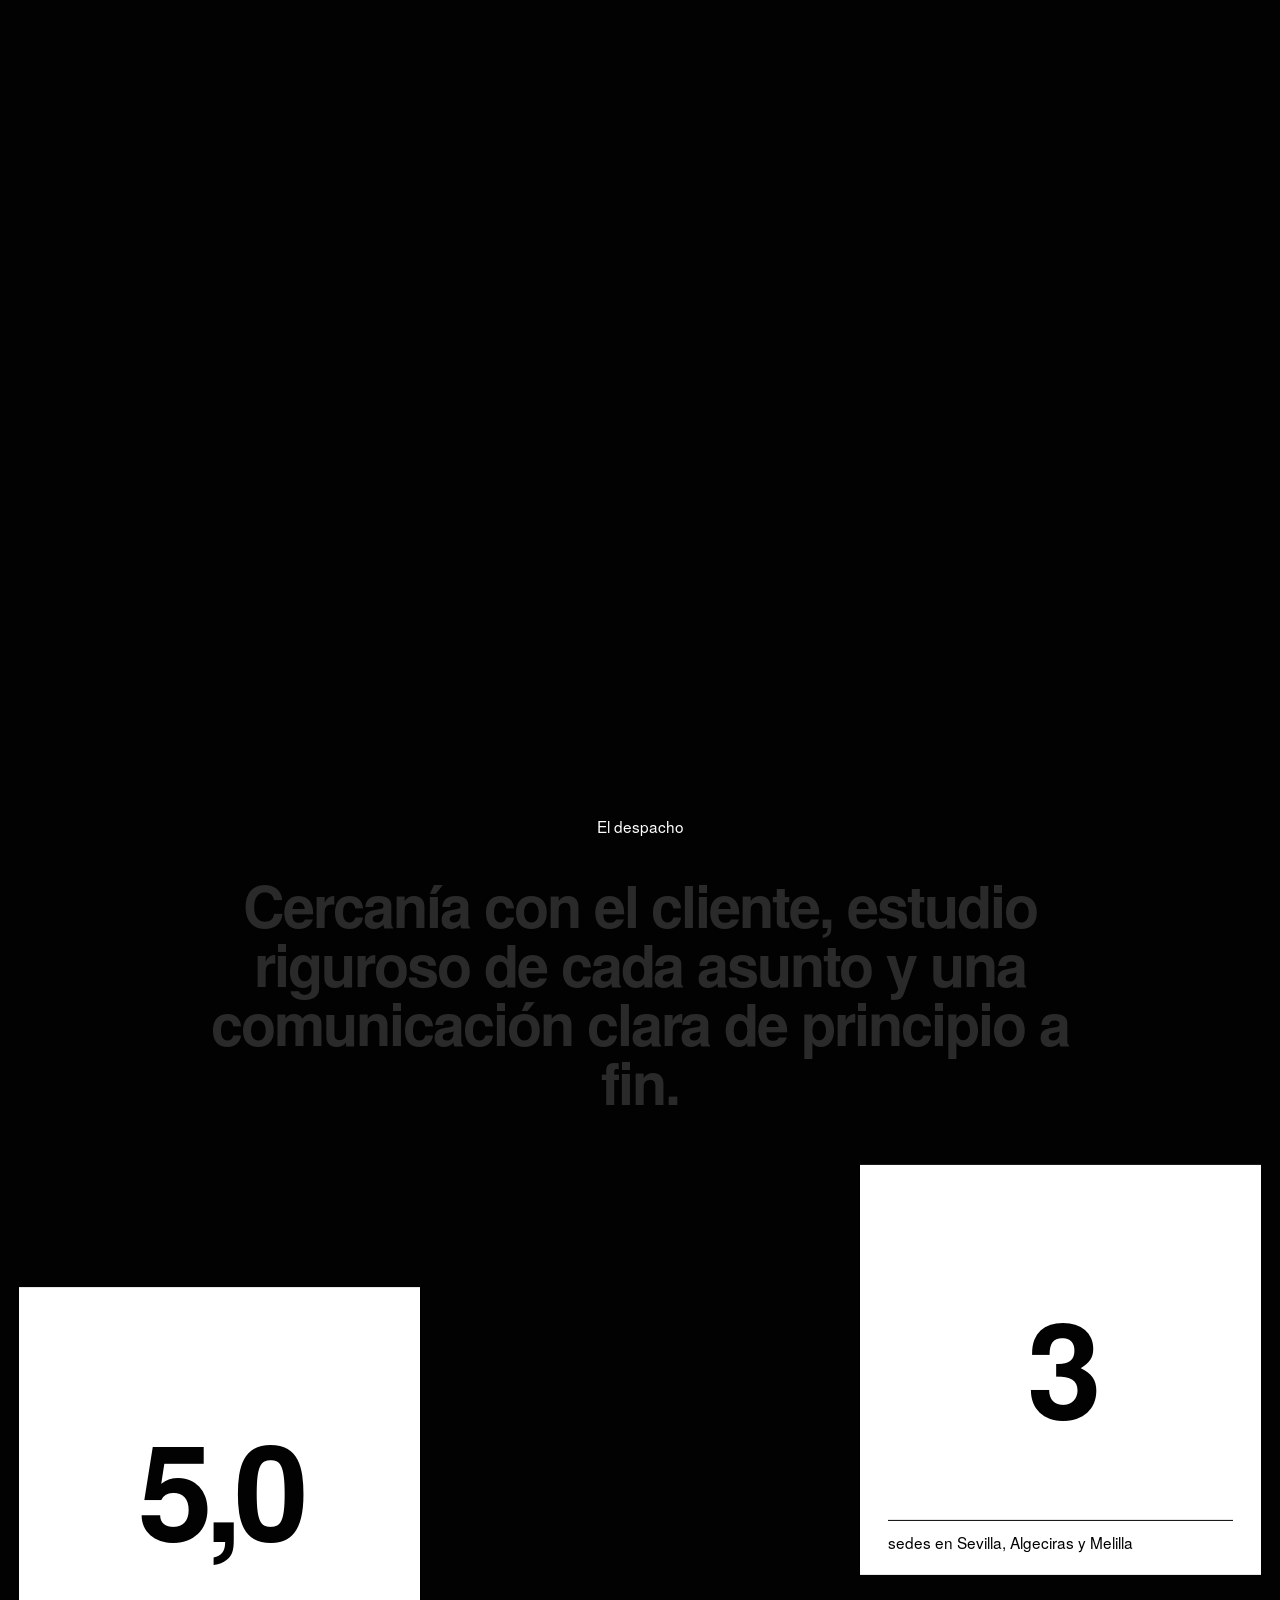
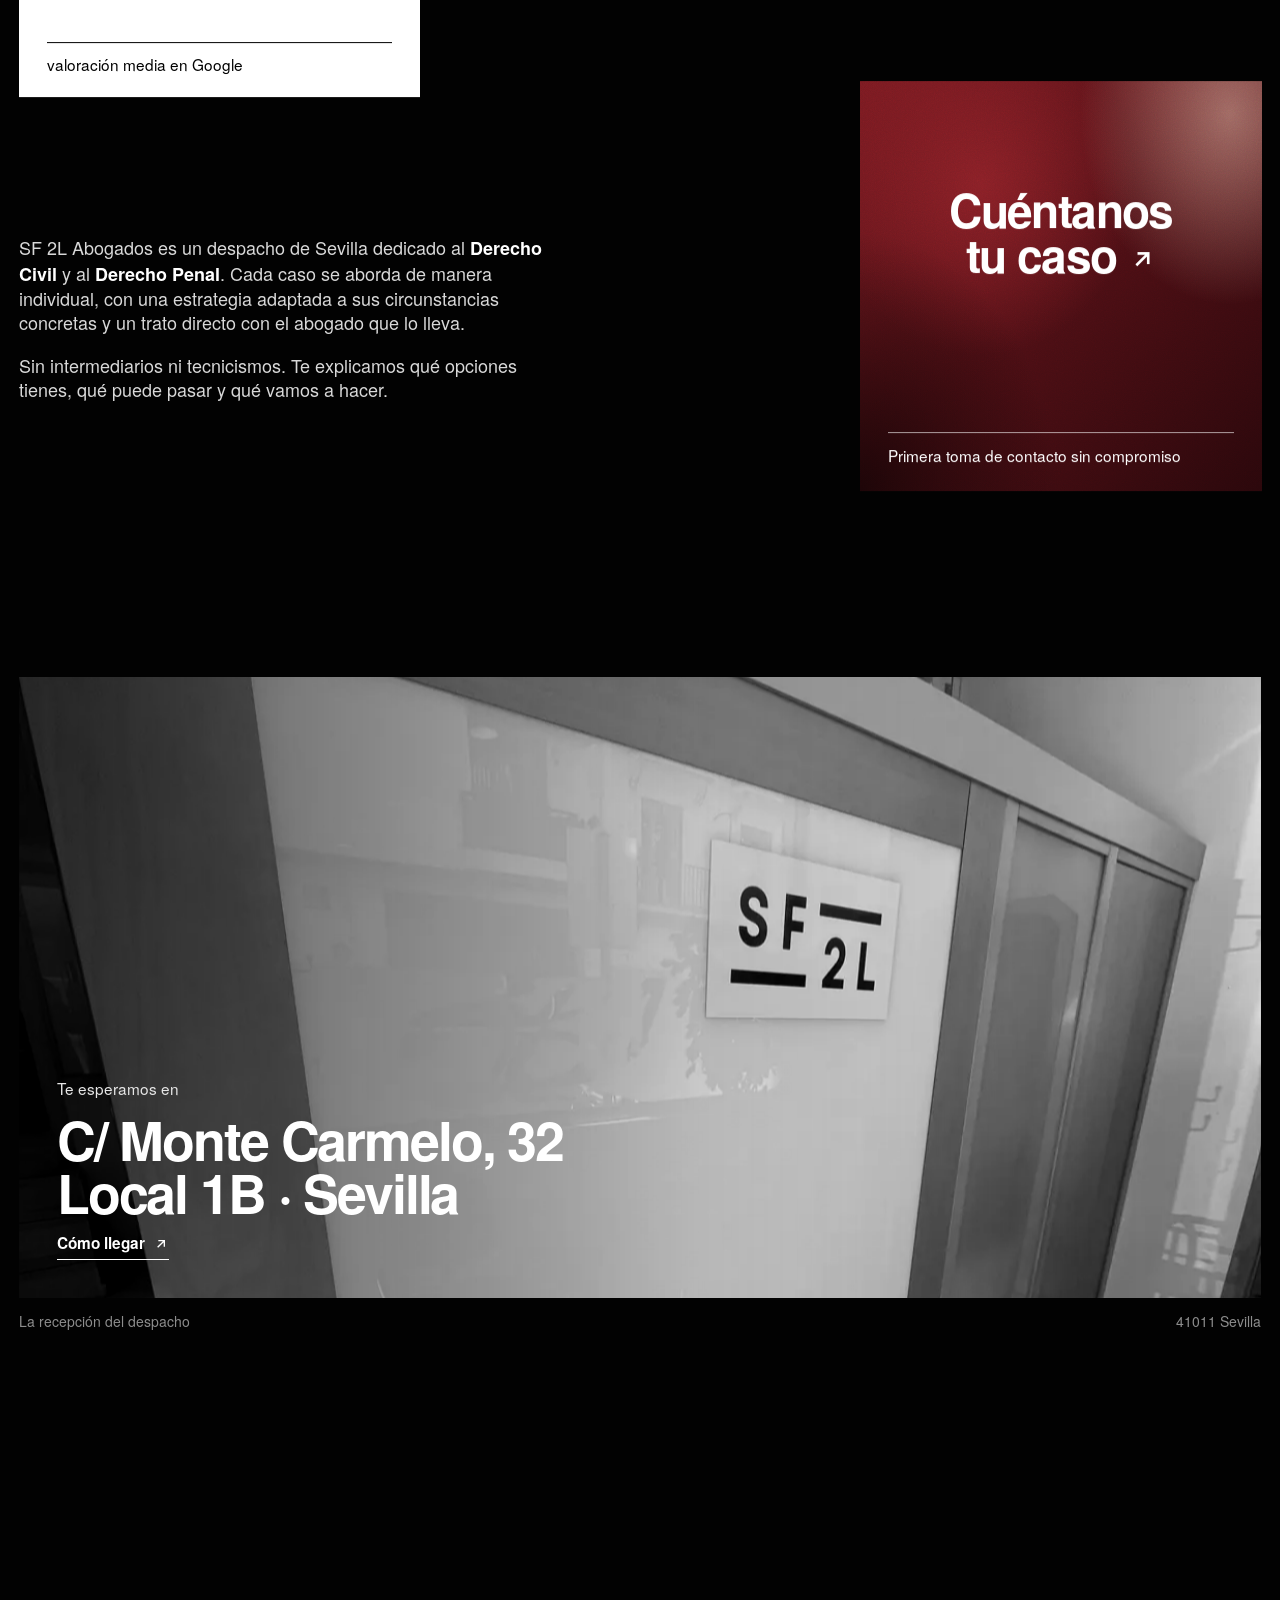
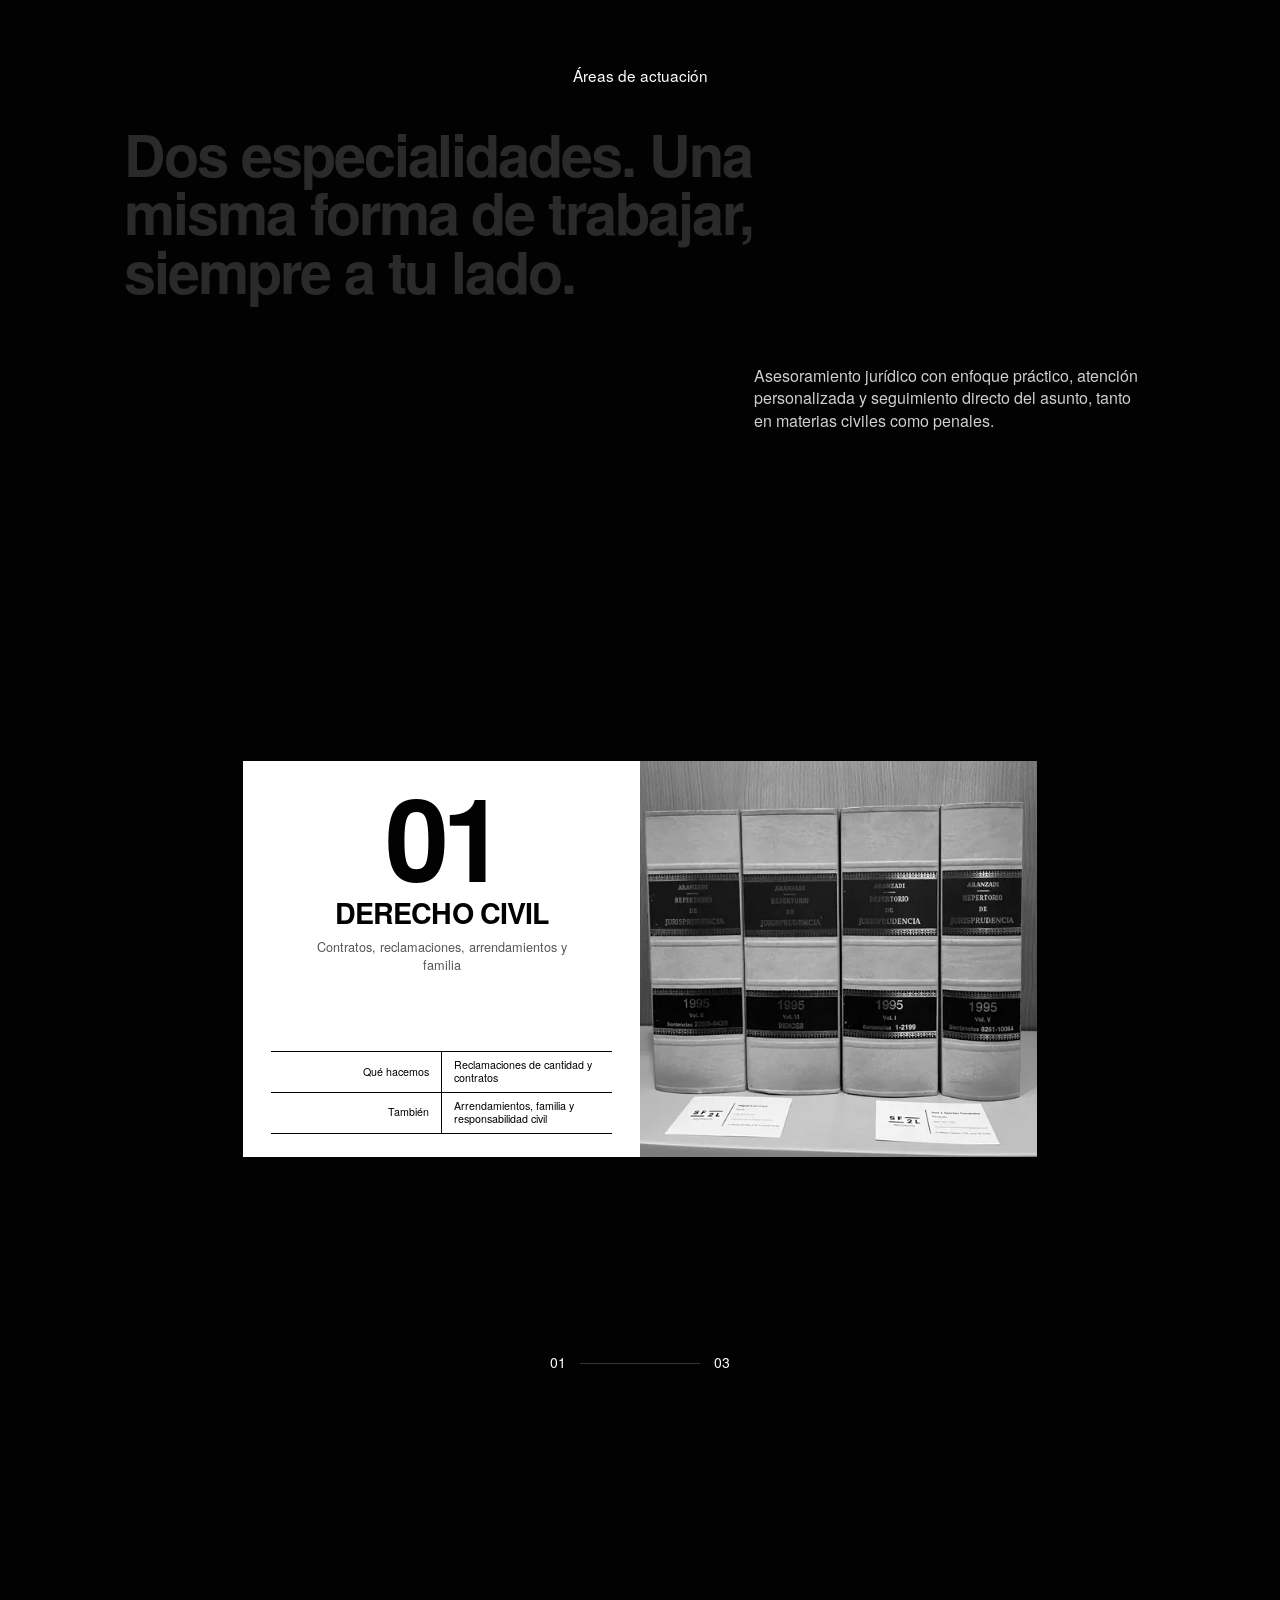
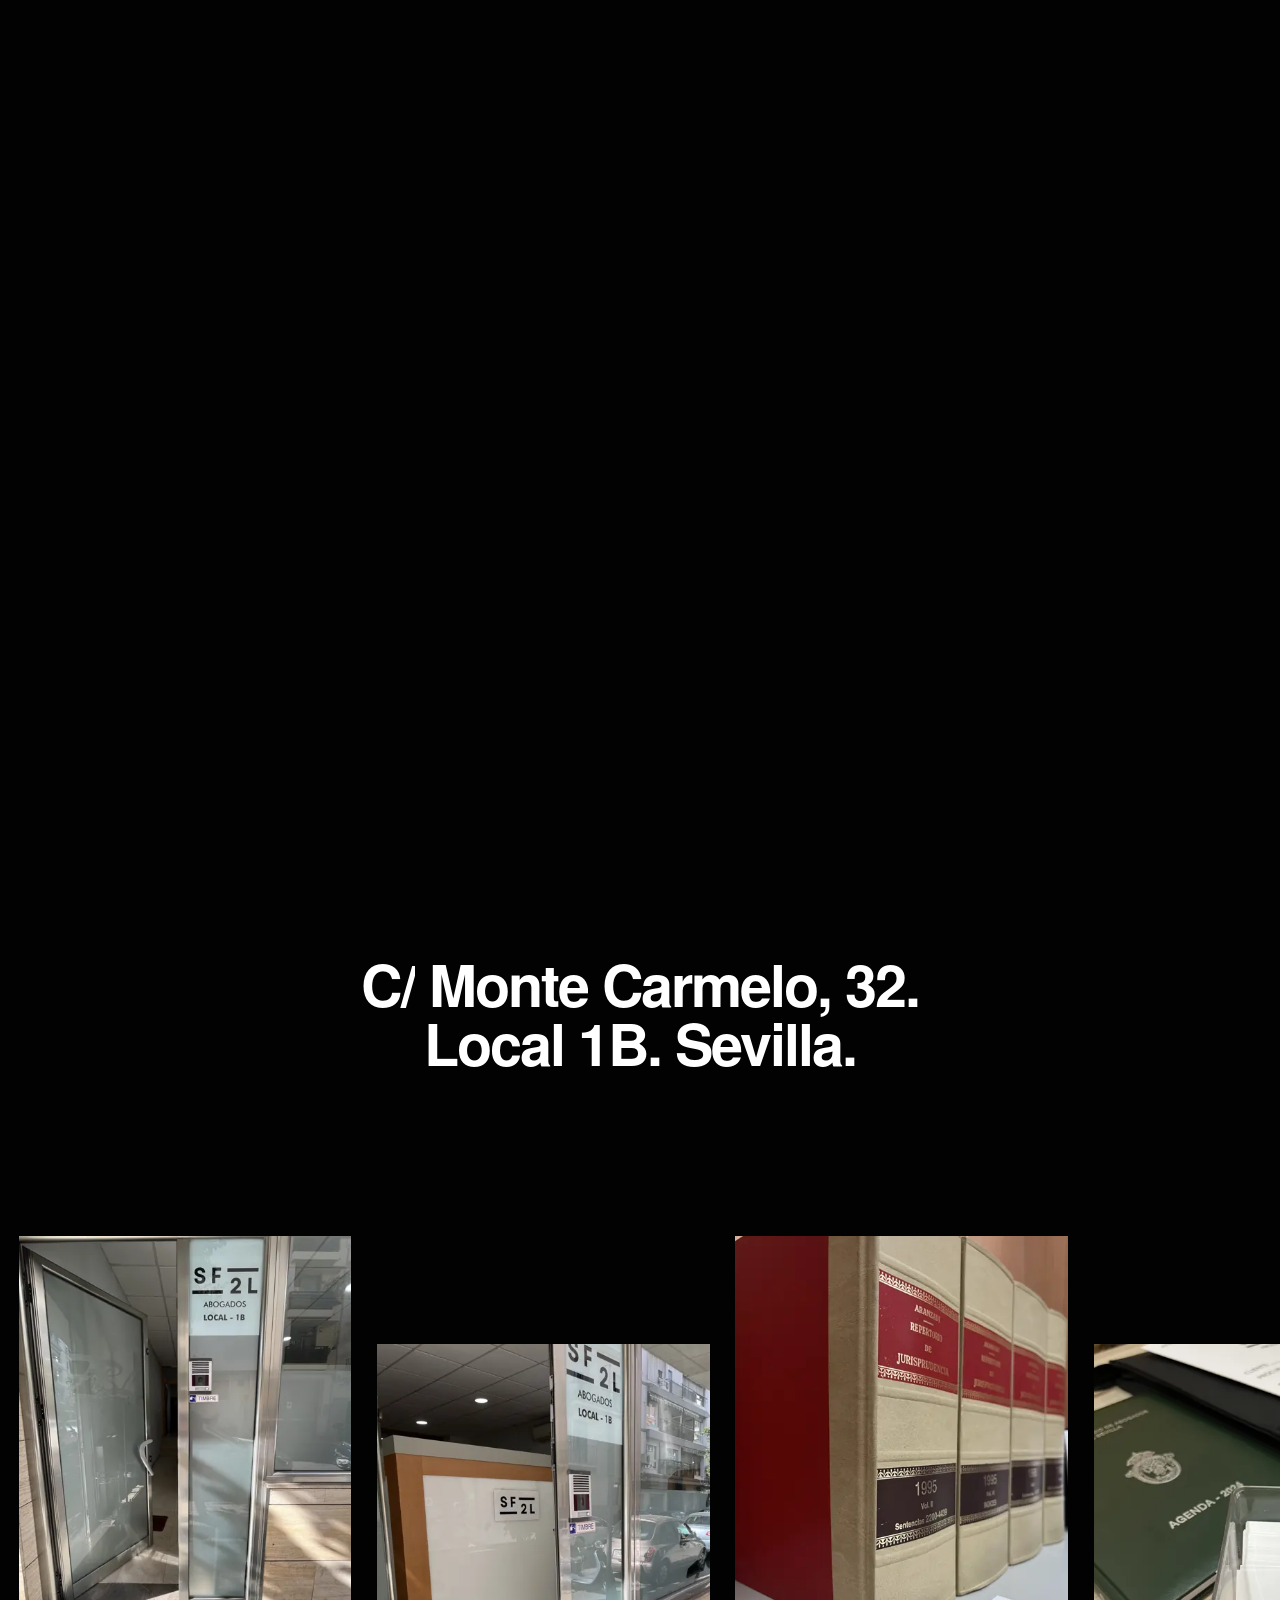
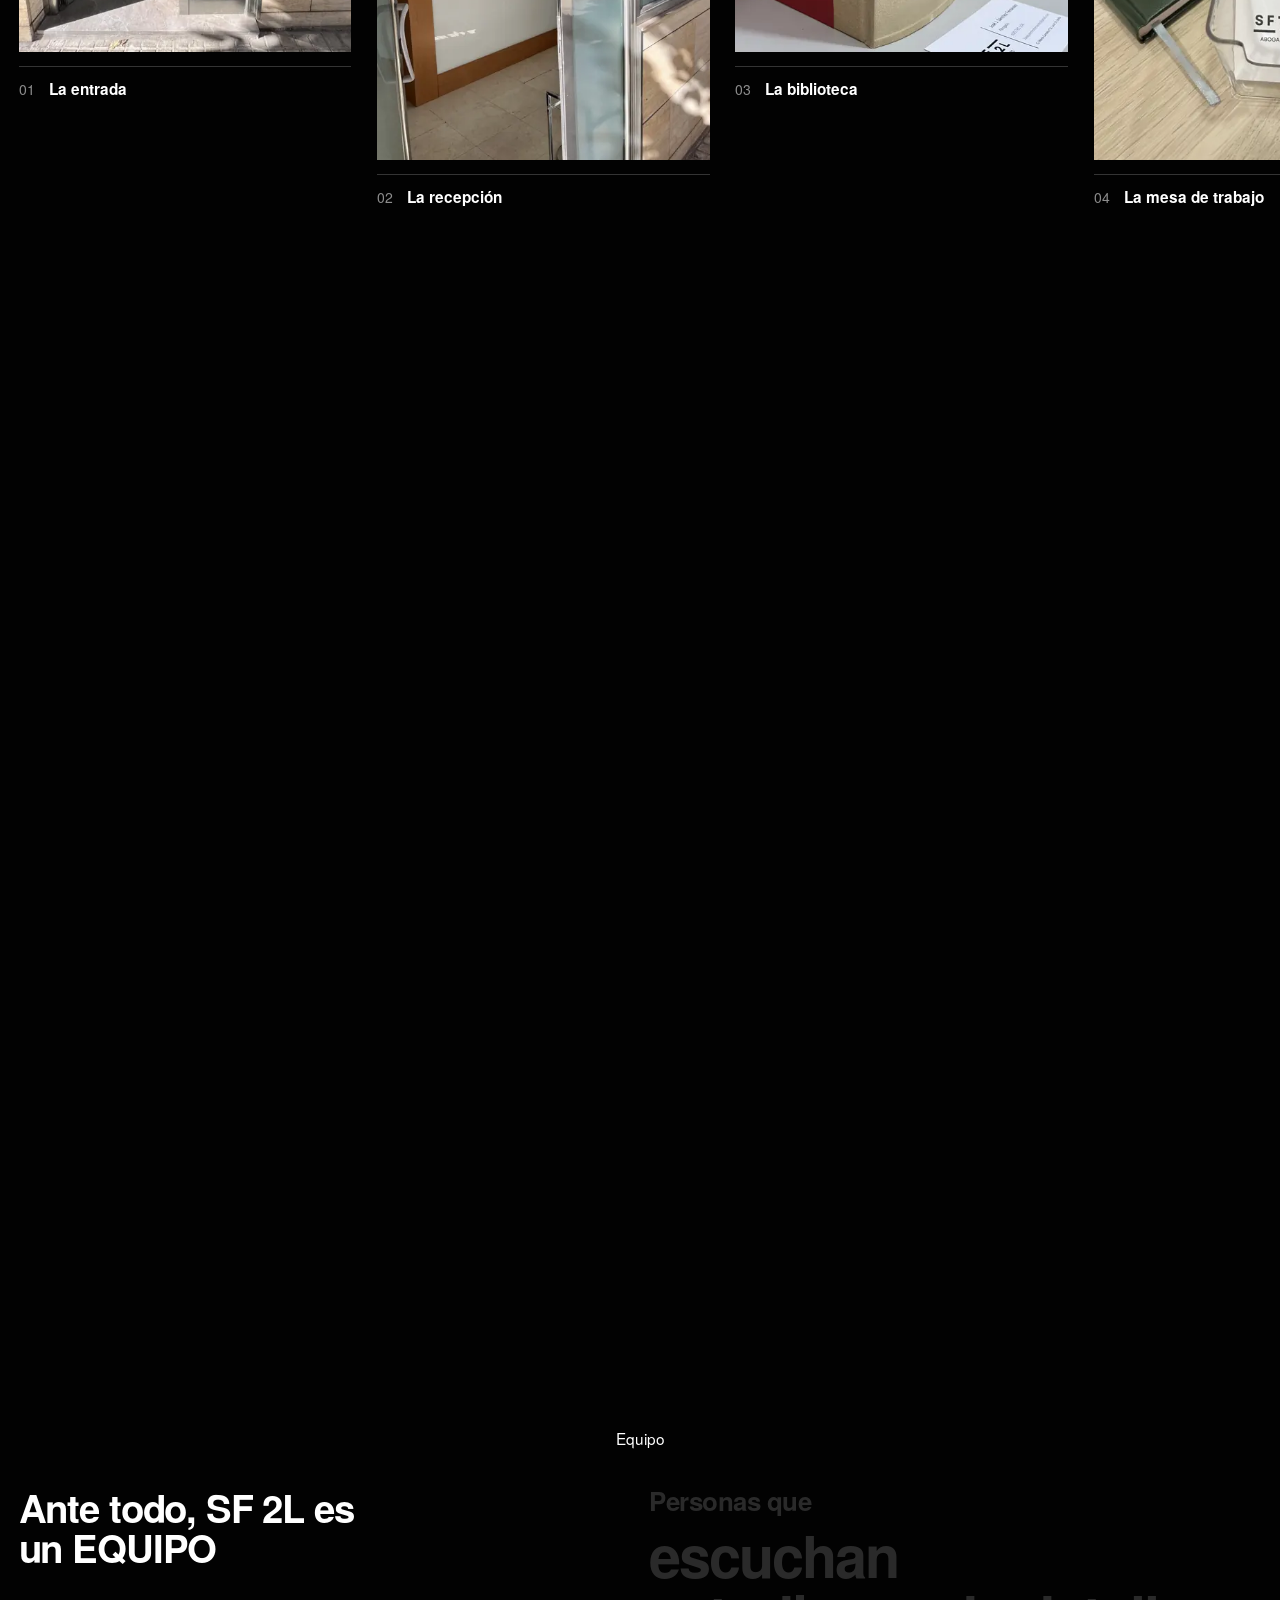
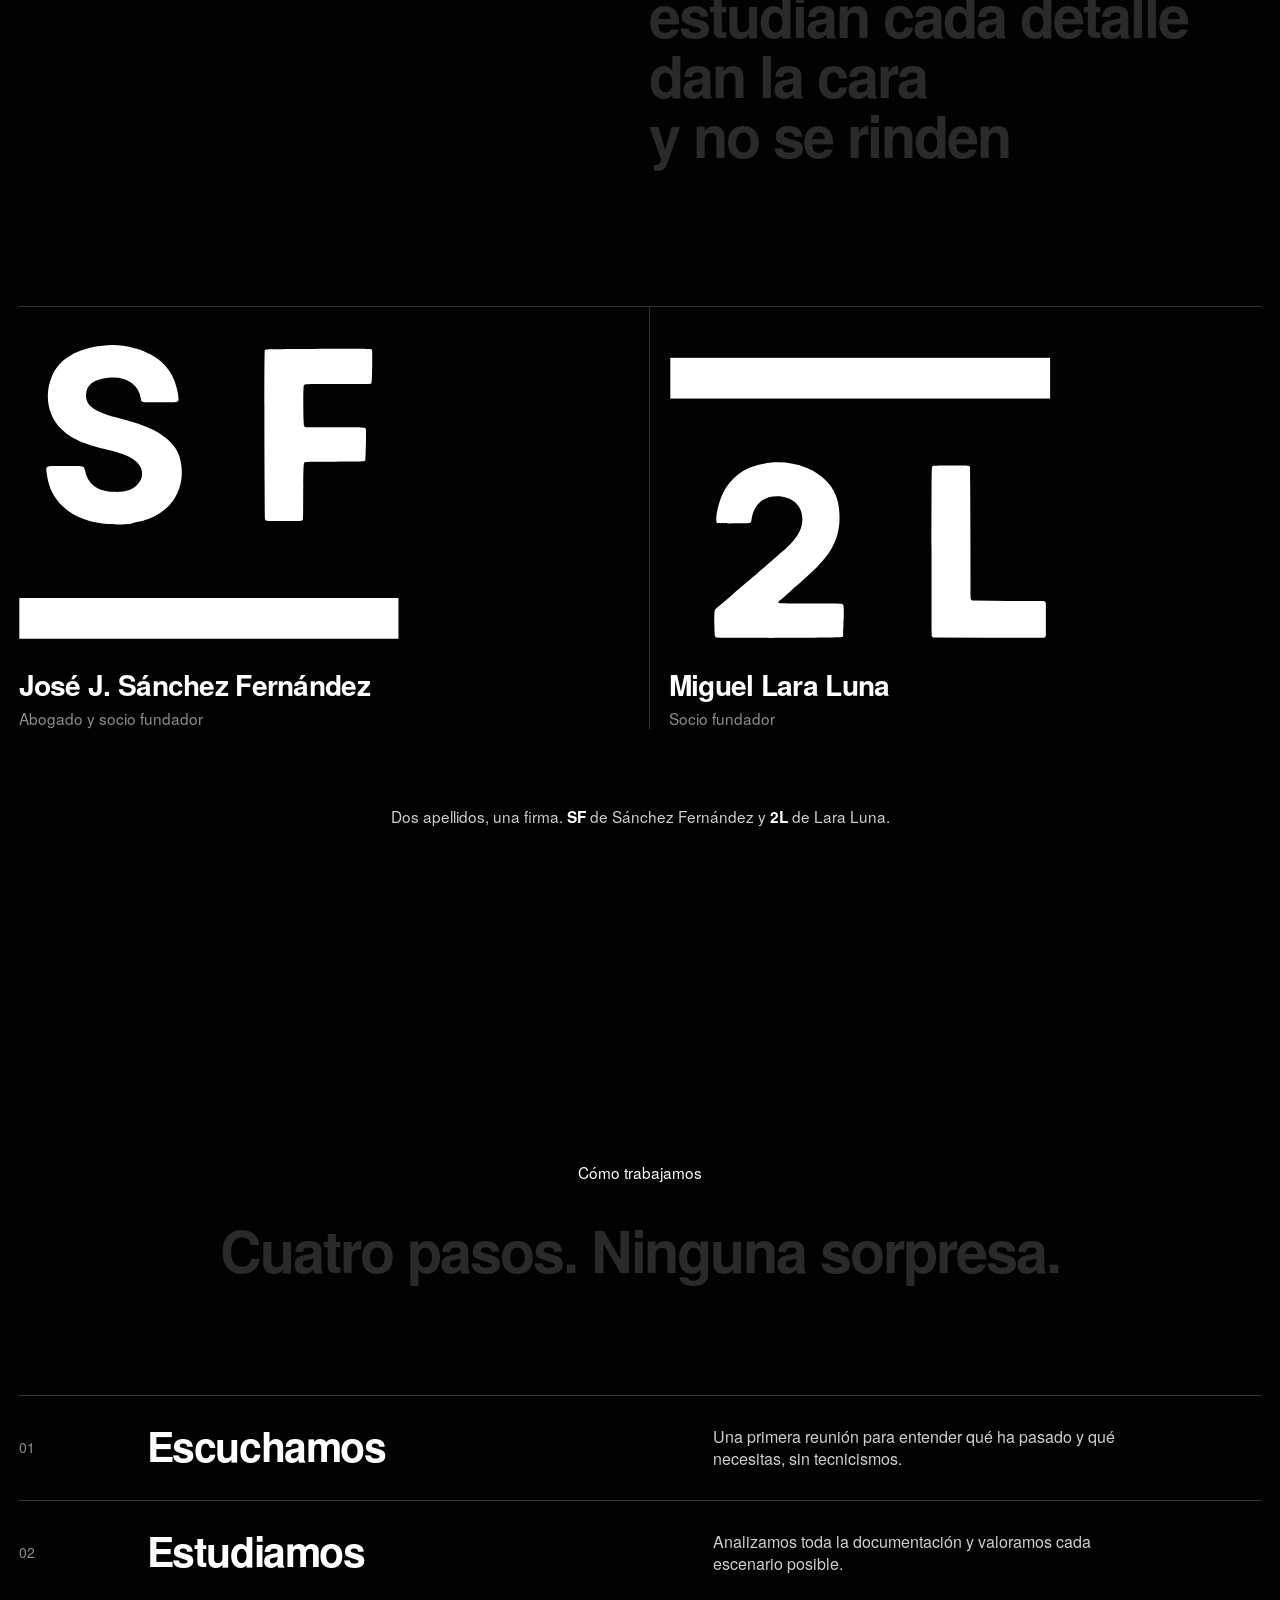
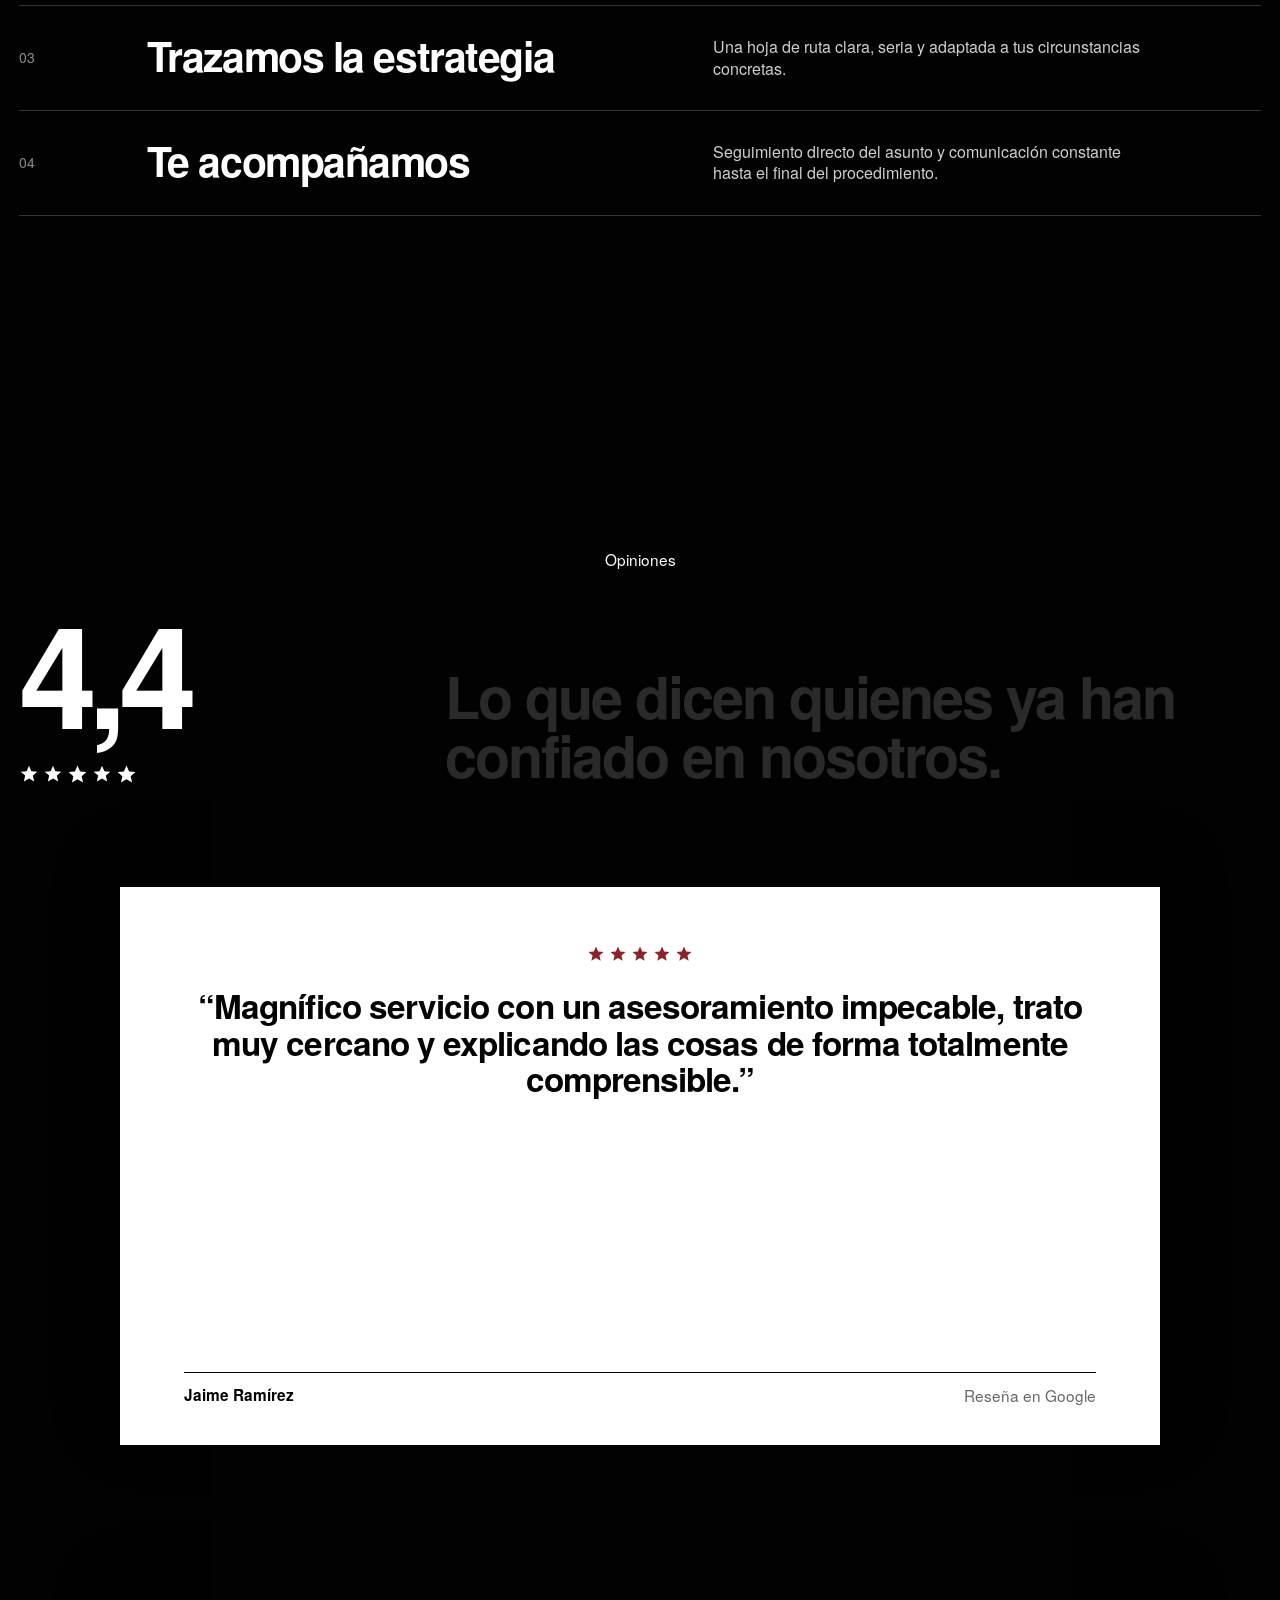
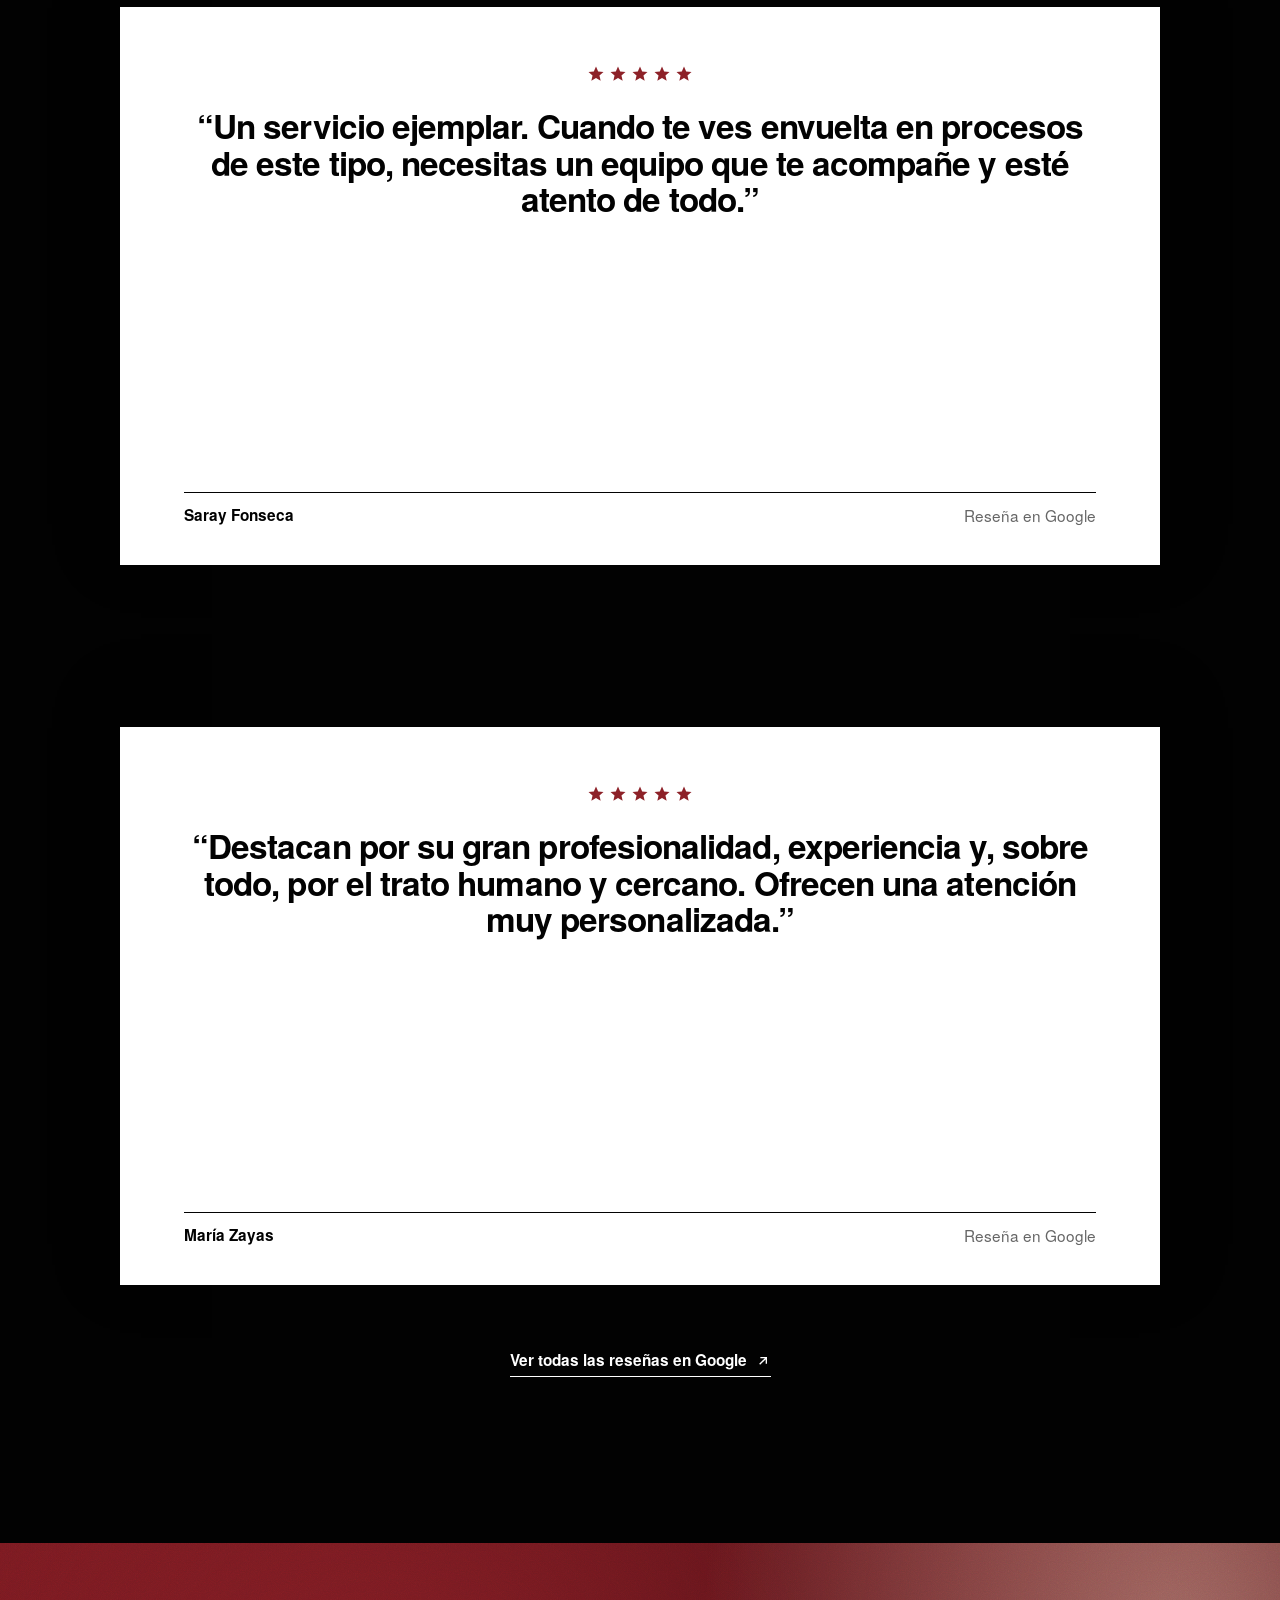
<file: index.html>
<!doctype html>
<html lang="es">
<head>
<meta charset="utf-8">
<meta name="viewport" content="width=device-width, initial-scale=1, viewport-fit=cover">
<title>SF 2L Abogados · Despacho de abogados en Sevilla · Derecho Civil y Penal</title>
<meta name="description" content="Despacho de abogados en Sevilla especializado en Derecho Civil y Derecho Penal. Trato cercano, estudio riguroso de cada asunto y una estrategia pensada para tu caso. C/ Monte Carmelo, 32, Local 1B.">
<meta name="theme-color" content="#020202">
<meta property="og:type" content="website">
<meta property="og:locale" content="es_ES">
<meta property="og:site_name" content="SF 2L Abogados">
<meta property="og:title" content="SF 2L Abogados · Derecho Civil y Penal en Sevilla">
<meta property="og:description" content="Trato cercano, estudio riguroso de cada asunto y una estrategia pensada para tu caso.">
<meta property="og:image" content="assets/og-sf2l-abogados.jpg">
<meta name="twitter:card" content="summary_large_image">
<link rel="icon" href="favicon.ico" sizes="any">
<link rel="icon" type="image/png" sizes="64x64" href="assets/favicon-64.png">
<link rel="apple-touch-icon" href="assets/apple-touch-icon.png">
<link rel="manifest" href="site.webmanifest">
<link rel="preload" href="assets/fonts/heros-bold.woff2" as="font" type="font/woff2" crossorigin>
<link rel="preload" href="assets/fonts/heros-regular.woff2" as="font" type="font/woff2" crossorigin>
<link rel="preload" as="image" href="assets/img/recepcion-despacho-h-1800.webp" media="(min-width: 761px)">
<link rel="preload" as="image" href="assets/img/recepcion-despacho-m-800.webp" media="(max-width: 760px)">
<link rel="stylesheet" href="style.css?v=32">
<script>document.documentElement.classList.add('js');if(matchMedia('(prefers-reduced-motion: reduce)').matches)document.documentElement.classList.add('intro-seen')</script>
<script type="application/ld+json">
{
  "@context": "https://schema.org",
  "@type": "LegalService",
  "name": "SF 2L Abogados",
  "description": "Despacho de abogados en Sevilla. Derecho Civil y Derecho Penal.",
  "image": "assets/og-sf2l-abogados.jpg",
  "telephone": "+34600785104",
  "email": "sf2labogados@gmail.com",
  "address": {
    "@type": "PostalAddress",
    "streetAddress": "C/ Monte Carmelo, 32, Local 1B",
    "postalCode": "41011",
    "addressLocality": "Sevilla",
    "addressRegion": "Sevilla",
    "addressCountry": "ES"
  },
  "areaServed": ["Sevilla", "Algeciras", "Melilla"],
  "knowsAbout": ["Derecho Civil", "Derecho Penal", "Arrendamientos", "Reclamaciones de cantidad", "Responsabilidad civil", "Derecho de familia", "Defensa penal"],
  "employee": [
    {"@type": "Person", "name": "José J. Sánchez Fernández", "jobTitle": "Abogado y socio fundador"},
    {"@type": "Person", "name": "Miguel Lara Luna", "jobTitle": "Socio fundador"}
  ],
  "sameAs": [
    "https://www.instagram.com/sf2l_abogados/",
    "https://www.linkedin.com/company/sf-2l-abogados/"
  ]
}
</script>
</head>
<body>
<svg class="defs" width="0" height="0" aria-hidden="true" focusable="false"><defs><path id="g-S" d="M252 2c-77 8-131 40-153 91-25 58-14 121 27 162 31 30 67 47 147 65 46 11 68 21 84 37 20 20 21 46 3 66-16 18-36 25-73 24-50-1-80-23-88-65-4-15 0-14-61-14-64 0-59-3-55 26 10 86 80 143 185 151 24 2 62 1 74-2 1-1 9-3 18-5 9-1 17-4 18-4 1-1 6-3 12-4 81-29 120-105 97-188-16-54-74-92-181-118-76-19-104-37-104-70 0-32 22-49 68-54 53-6 91 18 99 63 2 13-4 12 76 11 43 0 40 2 37-24-8-55-37-97-83-121-10-6-37-17-40-17-1 0-5-1-10-2-32-9-63-12-97-8z"/><path id="g-F" d="M841 12c-94 1-93 0-95 5-2 4-1 511 1 514 2 5 4 5 58 5 53 0 56 0 57-5 1-1 1-39 1-85 1-92 1-88 7-90 2-1 31-1 90-1 88 0 90 0 92-4 1-2 3-78 2-90-1-12 9-11-95-11l-89 0-3-2-2-3-1-18c-1-40-1-101 1-104 3-4 0-4 105-4 53 0 98 0 99-1 3-1 3-4 4-53l0-50-3-2c-3-2-46-2-229-1z"/><rect id="g-barTop" x="1309" y="39" width="1156" height="124"/><path id="g-2" d="M1611 358c-13 2-19 3-45 10-43 12-81 46-100 90-14 33-22 80-14 84 3 2 90 1 97 0 5-1 7-4 7-10 7-46 35-72 78-72 46 0 77 28 77 70 0 35-20 65-71 107-2 2-8 8-13 12-5 4-10 9-13 11-2 2-10 9-17 15-7 6-19 16-25 22-7 5-17 14-22 18-6 5-19 16-30 25-10 9-24 21-30 27-11 9-27 23-38 32-9 7-9 7-9 49 1 41 1 40 6 42 7 2 382 2 384-1 2-1 2-3 2-20 1-10 1-30 2-45 0-29 0-33-4-35-2-2-19-2-97-2-87-1-95-1-97-2-2-3 0-6 5-9 2-1 8-6 12-10 5-5 13-12 18-16 5-5 16-15 25-22 8-7 21-19 30-27 69-61 95-110 95-175 0-46-10-78-35-107-38-45-110-69-178-61z"/><path id="g-L" d="M2153 367c-24 0-44 1-45 1-4 2-4-1-4 247 0 303 0 270 3 273l2 2 169 1 169 0 3-2 2-3 0-50 0-51-2-3-3-3-110 0-109-1-3-2c-1-2-2-4-2-6 0-51-1-397-2-399-2-5-6-5-68-4z"/><rect id="g-barBot" x="-1" y="770" width="1154" height="124"/><g id="g-abogados"><path d="M840 1155c-50 6-85 51-82 103 3 70 60 109 130 89 60-17 85-91 51-149-18-31-58-48-99-43zm33 25c40 9 65 53 54 95-19 73-124 72-144-1-3-10-2-32 1-44 10-35 49-58 89-50z"/><path d="M1694 1155c-19 2-41 13-55 27-32 32-37 96-10 132 51 68 163 42 178-41 13-71-40-126-113-118zm34 26c20 4 43 23 50 43 24 63-30 122-93 101-40-13-61-59-45-100 13-33 52-52 88-44z"/><path d="M456 1156c-7 4-10 10-22 39-11 27-14 35-21 52-12 27-24 57-28 70-2 6-5 14-7 18-6 13-2 19 10 15 6-3 8-5 17-23 6-13 9-17 11-19l4-3 41 0c51 0 45-3 56 23 8 20 10 22 21 22 13 0 12-3-13-63-6-12-10-23-10-23 0-1-8-22-17-44-3-8-7-19-9-24-5-13-16-35-19-38-3-3-11-4-14-2zm8 46c2 3 8 15 17 38 3 9 8 21 11 27 7 17 6 18-14 18-43 0-53-1-51-7 1-7 11-31 16-42 3-8 7-17 8-21 6-15 8-17 13-13z"/><path d="M1057 1157c-38 11-62 39-69 79-12 76 51 134 125 112 36-11 59-39 66-81 3-22 3-23-63-21l-34 0-3 3c-3 4-4 13-1 16 1 2 3 2 36 2 34 0 35 0 37 2 8 8-14 43-32 52-60 29-124-25-106-89 11-34 32-50 67-52 27-1 42 5 60 25 18 20 40 18 28-2-14-24-38-41-63-46-15-3-38-3-48 0z"/><path d="M1285 1156c-5 3-10 13-22 44-7 19-19 47-23 58-9 18-16 35-27 63-1 5-4 12-6 15-4 10-2 14 7 14 11 0 14-3 23-25 9-21 5-20 58-20 37 0 39 1 42 2 2 2 11 20 16 33 4 10 17 14 23 9 3-4 3-5-4-20-2-6-4-13-5-16-2-4-17-43-22-53-1-3-4-10-7-16-2-7-7-20-12-31-4-11-9-24-12-28-7-20-13-27-21-29-4-1-4-1-8 0zm10 48c2 2 6 11 12 25 1 2 4 11 7 18 3 8 7 18 8 21 7 17 6 17-31 17l-29-1-3-3c-1-1-2-3-2-4 0-2 23-59 29-69 3-7 6-8 9-4z"/><path d="M1889 1156c-55 19-59 78-6 98 13 5 34 12 44 14 46 11 46 56 0 62-24 3-49-8-60-29-10-20-29-11-20 10 14 32 45 46 88 40 49-8 67-54 34-87-12-11-18-14-61-25-15-4-30-12-34-19-13-22 2-40 36-42 25-1 38 6 47 24 6 12 12 16 20 13 13-7-1-39-24-52-14-7-51-11-64-7z"/><path d="M599 1158c-17 1-15-15-15 121l-1 67 3 2c3 2 40 3 69 1 43-3 58-12 66-41l2-10-2-10c-3-17-7-25-15-30-10-6-10-9-1-18 24-23 13-66-20-77-12-5-56-7-86-5zm66 24c25 4 35 21 23 44-6 13-9 14-43 14-40 0-37 3-37-31l0-24 2-2 2-3 22 0c14 0 25 1 31 2zm5 82c23 5 29 11 29 30 0 13-1 16-9 23-8 9-13 10-49 10-35 1-33 3-33-32-1-26 0-30 4-32 5-2 47-1 58 1z"/><path d="M1418 1159c-4 4-4 10-4 87 0 43 0 81 0 86 0 18 0 18 29 18 62 0 80-4 105-25 17-15 25-31 29-56 7-50-18-93-61-106-19-6-94-9-98-4zm74 23c25 3 50 24 59 49 5 14 3 43-4 56-17 31-40 41-91 40-19-1-18 4-18-79 1-62 1-63 6-65 3-2 35-3 48-1z"/></g></defs><symbol id="logo-full" viewBox="-2 0 2468 1352"><use href="#g-S"/><use href="#g-F"/><use href="#g-barTop"/><use href="#g-2"/><use href="#g-L"/><use href="#g-barBot"/><use href="#g-abogados"/></symbol></svg>

<div class="pt" aria-hidden="true"><span class="grain"></span></div>
<a class="skip" href="#main">Saltar al contenido</a>

<!-- ============ LOADER ============ -->
<div class="loader" id="loader" aria-hidden="true">
  <div class="loader__bg"><span class="grain"></span></div>
  <div class="loader__glyphs">
    <svg class="lg lg--S" data-g="S" viewBox="83 2 404 543"><use href="#g-S"/></svg>
    <svg class="lg lg--F" data-g="F" viewBox="746 12 327 524"><use href="#g-F"/></svg>
    <svg class="lg lg--2" data-g="2" viewBox="1443 358 394 532"><use href="#g-2"/></svg>
    <svg class="lg lg--L" data-g="L" viewBox="2104 367 348 524"><use href="#g-L"/></svg>
    <svg class="lg lg--bt" data-g="barTop" viewBox="1309 39 1156 124" preserveAspectRatio="none"><use href="#g-barTop"/></svg>
    <svg class="lg lg--bb" data-g="barBot" viewBox="-1 770 1154 124" preserveAspectRatio="none"><use href="#g-barBot"/></svg>
  </div>
  <div class="loader__meta">
    <span>Despacho de abogados</span>
    <span class="loader__count"><b data-loader-count>0</b>%</span>
    <span>Sevilla</span>
  </div>
</div>

<!-- ============ CURSOR ============ -->
<div class="cursor" aria-hidden="true"><span class="cursor__txt"></span><svg viewBox="0 0 24 24"><path d="M7 17 17 7M8 7h9v9"/></svg></div>

<!-- ============ HEADER ============ -->
<header class="hdr" id="hdr">
  <div class="hdr__in">
    <a class="hdr__logo" href="#top" aria-label="SF 2L Abogados, inicio">
      <svg viewBox="-2 0 2468 1352" aria-hidden="true"><use href="#logo-full"/></svg>
    </a>
    <nav class="hdr__nav" aria-label="Principal">
      <a class="roll" href="#despacho">El despacho</a>
      <a class="roll" href="#areas">Áreas</a>
      <a class="roll" href="#equipo">Equipo</a>
      <a class="roll" href="#opiniones">Opiniones</a>
      <a class="roll" href="#contacto">Contacto</a>
    </nav>
    <a class="hdr__tel roll" href="tel:+34600785104">600 785 104</a>
    <button class="burger" type="button" aria-label="Abrir menú" aria-expanded="false" aria-controls="menu"><span></span><span></span></button>
  </div>
  <div class="hdr__line"></div>
</header>

<!-- ============ MENÚ MÓVIL ============ -->
<div class="menu" id="menu" aria-hidden="true">
  <nav class="menu__nav" aria-label="Menú">
    <a href="#despacho"><i>01</i><span>El despacho</span></a>
    <a href="#areas"><i>02</i><span>Áreas</span></a>
    <a href="#equipo"><i>03</i><span>Equipo</span></a>
    <a href="#opiniones"><i>04</i><span>Opiniones</span></a>
    <a href="#contacto"><i>05</i><span>Contacto</span></a>
  </nav>
  <div class="menu__foot">
    <a href="tel:+34600785104">600 785 104</a>
    <a href="https://wa.me/34600785104?text=Hola%2C%20he%20visto%20la%20web%20de%20SF%202L%20Abogados%20y%20quiero%20consultar%20mi%20caso." target="_blank" rel="noopener">WhatsApp</a>
    <a href="https://www.instagram.com/sf2l_abogados/" target="_blank" rel="noopener">Instagram</a>
  </div>
</div>

<main id="main">

<!-- ============ HERO ============ -->
<section class="hero" id="top">
  <div class="hero__stage">
    <div class="hero__copy">
      <p class="hero__kicker" data-split>Derecho Civil y Penal · Sevilla</p>
      <h1 class="hero__title" data-split>Defendemos lo que te importa con rigor, cercanía y una estrategia pensada para tu caso.</h1>
    </div>

    <svg class="hero__mark" id="hero-mark" viewBox="-2 0 2468 896" role="img" aria-label="SF 2L">
      <use data-g="S" href="#g-S"/><use data-g="F" href="#g-F"/><use data-g="barTop" href="#g-barTop"/>
      <use data-g="2" href="#g-2"/><use data-g="L" href="#g-L"/><use data-g="barBot" href="#g-barBot"/>
    </svg>

    <div class="reel-from" aria-hidden="true"></div><div class="reel-to" aria-hidden="true"></div>
    <div class="reel" id="reel">
      <div class="reel__slides">
        <figure class="reel__slide is-on cap-r shade" data-focal=".45 .3" data-focal-m=".42 .5">
          <picture>
            <source media="(max-width: 760px)" srcset="assets/img/recepcion-despacho-m-800.webp 800w, assets/img/recepcion-despacho-m-1200.webp 1200w" sizes="100vw">
            <img src="assets/img/recepcion-despacho-h-1800.webp" srcset="assets/img/recepcion-despacho-h-1100.webp 1100w, assets/img/recepcion-despacho-h-1800.webp 1800w" sizes="100vw" alt="Entrada y recepción de SF 2L Abogados en C/ Monte Carmelo, 32" fetchpriority="high" style="--pos:50% 14%;--pos-m:40% 35%">
          </picture>
          <figcaption><strong>Monte Carmelo, 32<br>Local 1B</strong><span>Sevilla</span></figcaption>
        </figure>
        <figure class="reel__slide" data-focal=".5 .26" data-focal-m=".5 .24">
          <img src="assets/img/jurisprudencia-aranzadi-1200.webp" srcset="assets/img/jurisprudencia-aranzadi-800.webp 800w, assets/img/jurisprudencia-aranzadi-1200.webp 1200w" sizes="100vw" alt="Tomos del Repertorio de Jurisprudencia Aranzadi" loading="lazy" style="--pos:50% 22%;--pos-m:50% 45%">
          <figcaption><strong>Rigor<br>en cada asunto</strong><span>Estudio y preparación</span></figcaption>
        </figure>
      </div>
      <div class="reel__dots" aria-hidden="true"><i class="is-on"></i><i></i></div>
    </div>
  </div>
</section>

<!-- ============ EL DESPACHO ============ -->
<section class="sec about" id="despacho">
  <div class="wrap">
    <p class="label" data-reveal>El despacho</p>
    <p class="fill big centered" data-fill>Cercanía con el cliente, estudio riguroso de cada asunto y una comunicación clara de principio a fin.</p>

    <div class="about__grid">
      <div class="card stat" data-speed="-0.06" data-lines>
        <p class="stat__num"><span data-count="5,0">0</span></p>
        <p class="stat__cap">valoración media en Google</p>
      </div>

      <div class="card stat about__c2" data-speed="0.06" data-lines>
        <p class="stat__num"><span data-count="3">0</span></p>
        <p class="stat__cap">sedes en Sevilla, Algeciras y Melilla</p>
      </div>

      <div class="about__txt" data-reveal>
        <p>SF 2L Abogados es un despacho de Sevilla dedicado al <strong>Derecho Civil</strong> y al <strong>Derecho Penal</strong>. Cada caso se aborda de manera individual, con una estrategia adaptada a sus circunstancias concretas y un trato directo con el abogado que lo lleva.</p>
        <p>Sin intermediarios ni tecnicismos. Te explicamos qué opciones tienes, qué puede pasar y qué vamos a hacer.</p>
      </div>

      <a class="card cta-card about__c4" href="#contacto" data-cursor="Escríbenos" data-speed="0.06">
        <span class="cta-card__bg"><span class="grain"></span></span>
        
        <span class="cta-card__t">Cuéntanos<br>tu caso
          <svg viewBox="0 0 24 24" aria-hidden="true"><path d="M7 17 17 7M8 7h9v9"/></svg>
        </span>
        <span class="cta-card__s">Primera toma de contacto sin compromiso</span>
      </a>
    </div>

    <figure class="wide-img" data-img>
      <div class="wide-img__frame">
        <img src="assets/img/rotulo-sf2l-despacho-1200.webp" srcset="assets/img/rotulo-sf2l-despacho-800.webp 800w, assets/img/rotulo-sf2l-despacho-1200.webp 1200w" sizes="(max-width: 760px) 100vw, 92vw" alt="Recepción de SF 2L Abogados con el logotipo del despacho" loading="lazy" data-parallax style="--pos:50% 30%">
        <a class="wide-img__cta" href="https://www.google.com/maps/search/?api=1&amp;query=C.%20Monte%20Carmelo%2C%2032%2C%2041011%20Sevilla" target="_blank" rel="noopener" data-cursor="Cómo llegar">
          <span class="wide-img__k">Te esperamos en</span>
          <span class="wide-img__t">C/ Monte Carmelo, 32<br>Local 1B · Sevilla</span>
          <span class="link-arrow">Cómo llegar <svg viewBox="0 0 24 24" aria-hidden="true"><path d="M7 17 17 7M8 7h9v9"/></svg></span>
        </a>
      </div>
      <figcaption><span>La recepción del despacho</span><span>41011 Sevilla</span></figcaption>
    </figure>
  </div>
</section>

<!-- ============ ÁREAS ============ -->
<section class="sec areas" id="areas">
  <div class="wrap">
    <p class="label" data-reveal>Áreas de actuación</p>
    <div class="areas__head">
      <p class="fill big" data-fill>Dos especialidades. Una misma forma de trabajar, siempre a tu lado.</p>
      <p class="areas__hint" data-reveal>Asesoramiento jurídico con enfoque práctico, atención personalizada y seguimiento directo del asunto, tanto en materias civiles como penales.</p>
    </div>
  </div>

  <div class="cube-pin" id="cube-pin">
    <div class="cube-stage">
      <div class="cube-row">
        <div class="cube" data-cube>
          <article class="face card area" style="--i:0">
            
            <p class="area__n">01</p>
            <h3 class="area__t">Derecho Civil</h3>
            <p class="area__d">Contratos, reclamaciones, arrendamientos y familia</p>
            <dl class="area__rows">
              <div><dt>Qué hacemos</dt><dd>Reclamaciones de cantidad y contratos</dd></div>
              <div><dt>También</dt><dd>Arrendamientos, familia y responsabilidad civil</dd></div>
            </dl>
          </article>
          <article class="face card area" style="--i:1">
            
            <p class="area__n">02</p>
            <h3 class="area__t">Derecho Penal</h3>
            <p class="area__d">Defensa penal, denuncias y asistencia letrada</p>
            <dl class="area__rows">
              <div><dt>Qué hacemos</dt><dd>Defensa en procedimientos penales y juicios</dd></div>
              <div><dt>También</dt><dd>Denuncias, delitos leves y fase de ejecución</dd></div>
            </dl>
          </article>
          <article class="face card area" style="--i:2">
            
            <p class="area__n">03</p>
            <h3 class="area__t">Estrategia a medida</h3>
            <p class="area__d">Una hoja de ruta diseñada para cada caso</p>
            <dl class="area__rows">
              <div><dt>Cómo</dt><dd>Analizamos la documentación y los escenarios</dd></div>
              <div><dt>Resultado</dt><dd>Un plan claro, serio y adaptado a ti</dd></div>
            </dl>
          </article>
          <div class="face face--blank" style="--i:3"></div>
        </div>
        <div class="cube cube--img" data-cube data-dir="-1">
          <div class="face" style="--i:0"><img src="assets/img/biblioteca-juridica-800.webp" srcset="assets/img/biblioteca-juridica-500.webp 500w, assets/img/biblioteca-juridica-800.webp 800w, assets/img/biblioteca-juridica-1200.webp 1200w" sizes="(max-width: 760px) 86vw, 34vw" alt="Tomos de jurisprudencia con las tarjetas del despacho" loading="lazy" style="--pos:50% 90%"></div>
          <div class="face" style="--i:1"><img src="assets/img/abogado-sala-vistas-800.webp" srcset="assets/img/abogado-sala-vistas-500.webp 500w, assets/img/abogado-sala-vistas-800.webp 800w, assets/img/abogado-sala-vistas-1200.webp 1200w" sizes="(max-width: 760px) 86vw, 34vw" alt="José J. Sánchez Fernández durante un juicio" loading="lazy" style="--pos:50% 0%;--zoom:1.4;--origin:17% 12%"></div>
          <div class="face" style="--i:2"><img src="assets/img/tarjeta-sf2l-agenda-800.webp" srcset="assets/img/tarjeta-sf2l-agenda-500.webp 500w, assets/img/tarjeta-sf2l-agenda-800.webp 800w, assets/img/tarjeta-sf2l-agenda-1200.webp 1200w" sizes="(max-width: 760px) 86vw, 34vw" alt="Tarjeta de SF 2L Abogados sobre la agenda del despacho" loading="lazy"></div>
          <div class="face" style="--i:3"></div>
        </div>
      </div>
      <div class="cube-prog" aria-hidden="true"><span data-cube-n>01</span><i><b data-cube-bar></b></i><span>03</span></div>
    </div>
  </div>
</section>

<!-- ============ EL LOCAL (galería horizontal) ============ -->
<section class="sec gallery" id="local">
  <div class="wrap gallery__head">
    <p class="label" data-reveal>El local</p>
    <h2 class="gallery__title" data-split>C/ Monte <span class="nw">Carmelo, 32.</span><br>Local 1B. Sevilla.</h2>
  </div>
  <div class="hpin" id="hpin">
    <div class="hpin__stage">
      <ol class="htrack" id="htrack">
        <li class="hitem"><figure><div class="hitem__img"><img src="assets/img/entrada-despacho-monte-carmelo-800.webp" srcset="assets/img/entrada-despacho-monte-carmelo-500.webp 500w, assets/img/entrada-despacho-monte-carmelo-800.webp 800w" sizes="(max-width: 760px) 78vw, 30vw" alt="Entrada del despacho SF 2L Abogados, Local 1B" loading="lazy"></div><figcaption><i>01</i>La entrada</figcaption></figure></li>
        <li class="hitem"><figure><div class="hitem__img"><img src="assets/img/recepcion-despacho-800.webp" srcset="assets/img/recepcion-despacho-500.webp 500w, assets/img/recepcion-despacho-800.webp 800w" sizes="(max-width: 760px) 78vw, 30vw" alt="Recepción del despacho vista desde la puerta" loading="lazy"></div><figcaption><i>02</i>La recepción</figcaption></figure></li>
        <li class="hitem"><figure><div class="hitem__img"><img src="assets/img/jurisprudencia-aranzadi-800.webp" srcset="assets/img/jurisprudencia-aranzadi-500.webp 500w, assets/img/jurisprudencia-aranzadi-800.webp 800w" sizes="(max-width: 760px) 78vw, 30vw" alt="Lomos del Repertorio de Jurisprudencia Aranzadi" loading="lazy"></div><figcaption><i>03</i>La biblioteca</figcaption></figure></li>
        <li class="hitem"><figure><div class="hitem__img"><img src="assets/img/agenda-colegio-abogados-800.webp" srcset="assets/img/agenda-colegio-abogados-500.webp 500w, assets/img/agenda-colegio-abogados-800.webp 800w" sizes="(max-width: 760px) 78vw, 30vw" alt="Agenda y tarjetas sobre la mesa de trabajo" loading="lazy"></div><figcaption><i>04</i>La mesa de trabajo</figcaption></figure></li>
        <li class="hitem"><figure><div class="hitem__img"><img src="assets/img/tarjetas-socios-800.webp" srcset="assets/img/tarjetas-socios-500.webp 500w, assets/img/tarjetas-socios-800.webp 800w" sizes="(max-width: 760px) 78vw, 30vw" alt="Tarjetas de visita de los socios del despacho" loading="lazy" style="--pos:50% 70%"></div><figcaption><i>05</i>Trato directo</figcaption></figure></li>
      </ol>
    </div>
  </div>
</section>

<!-- ============ EQUIPO ============ -->
<section class="sec team" id="equipo">
  <div class="wrap">
    <p class="label" data-reveal>Equipo</p>
    <div class="team__intro">
      <h2 class="team__lead" data-split>Ante todo, SF 2L es un <em>equipo</em></h2>
      <ul class="team__words" data-fill="lines">
        <li>Personas que</li>
        <li>escuchan</li>
        <li>estudian cada detalle</li>
        <li>dan la cara</li>
        <li>y no se rinden</li>
      </ul>
    </div>

    <div class="team__people">
      <article class="person" data-reveal>
        <svg class="person__mark" viewBox="-2 0 1240 896" aria-hidden="true"><use href="#g-S"/><use href="#g-F"/><use class="person__bar" href="#g-barBot"/></svg>
        <div class="person__info">
          <h3>José J. Sánchez Fernández</h3>
          <p>Abogado y socio fundador</p>
        </div>
      </article>
      <article class="person" data-reveal>
        <svg class="person__mark" viewBox="1305 0 1162 896" aria-hidden="true"><use class="person__bar" href="#g-barTop"/><use href="#g-2"/><use href="#g-L"/></svg>
        <div class="person__info">
          <h3>Miguel Lara Luna</h3>
          <p>Socio fundador</p>
        </div>
      </article>
    </div>
    <p class="team__note" data-reveal>Dos apellidos, una firma. <strong>SF</strong> de Sánchez Fernández y <strong>2L</strong> de Lara Luna.</p>
  </div>
</section>

<!-- ============ MÉTODO ============ -->
<section class="sec method" id="metodo">
  <div class="wrap">
    <p class="label" data-reveal>Cómo trabajamos</p>
    <p class="fill big centered" data-fill>Cuatro pasos. Ninguna sorpresa.</p>
    <ol class="steps">
      <li class="step" data-reveal><span class="step__n">01</span><h3 class="step__t">Escuchamos</h3><p class="step__d">Una primera reunión para entender qué ha pasado y qué necesitas, sin tecnicismos.</p></li>
      <li class="step" data-reveal><span class="step__n">02</span><h3 class="step__t">Estudiamos</h3><p class="step__d">Analizamos toda la documentación y valoramos cada escenario posible.</p></li>
      <li class="step" data-reveal><span class="step__n">03</span><h3 class="step__t">Trazamos la estrategia</h3><p class="step__d">Una hoja de ruta clara, seria y adaptada a tus circunstancias concretas.</p></li>
      <li class="step" data-reveal><span class="step__n">04</span><h3 class="step__t">Te acompañamos</h3><p class="step__d">Seguimiento directo del asunto y comunicación constante hasta el final del procedimiento.</p></li>
    </ol>
  </div>
</section>

<!-- ============ OPINIONES ============ -->
<section class="sec reviews" id="opiniones">
  <div class="wrap">
    <p class="label" data-reveal>Opiniones</p>
    <div class="reviews__head">
      <p class="reviews__score" data-reveal><span data-count="5,0">0</span><span class="stars" aria-label="5 de 5 estrellas"><i></i><i></i><i></i><i></i><i></i></span></p>
      <p class="fill big" data-fill>Lo que dicen quienes ya han confiado en nosotros.</p>
    </div>
    <div class="stack">
      <figure class="card quote" style="--k:0">
        
        <span class="stars" aria-label="5 de 5 estrellas"><i></i><i></i><i></i><i></i><i></i></span>
        <blockquote>“Magnífico servicio con un asesoramiento impecable, trato muy cercano y explicando las cosas de forma totalmente comprensible.”</blockquote>
        <figcaption>Jaime Ramírez <span>Reseña en Google</span></figcaption>
      </figure>
      <figure class="card quote" style="--k:1">
        
        <span class="stars" aria-label="5 de 5 estrellas"><i></i><i></i><i></i><i></i><i></i></span>
        <blockquote>“Un servicio ejemplar. Cuando te ves envuelta en procesos de este tipo, necesitas un equipo que te acompañe y esté atento de todo.”</blockquote>
        <figcaption>Saray Fonseca <span>Reseña en Google</span></figcaption>
      </figure>
      <figure class="card quote" style="--k:2">
        
        <span class="stars" aria-label="5 de 5 estrellas"><i></i><i></i><i></i><i></i><i></i></span>
        <blockquote>“Destacan por su gran profesionalidad, experiencia y, sobre todo, por el trato humano y cercano. Ofrecen una atención muy personalizada.”</blockquote>
        <figcaption>María Zayas <span>Reseña en Google</span></figcaption>
      </figure>
    </div>
    <p class="reviews__more" data-reveal><a class="link-arrow" href="https://www.google.com/search?q=SF+2L+Abogados+Sevilla" target="_blank" rel="noopener" data-cursor="Google">Ver todas las reseñas en Google <svg viewBox="0 0 24 24" aria-hidden="true"><path d="M7 17 17 7M8 7h9v9"/></svg></a></p>
  </div>
</section>

</main>

<!-- ============ CONTACTO / PIE ============ -->
<footer class="foot" id="contacto">
  <div class="foot__bg"><span class="grain"></span></div>
  <div class="wrap">
    <div class="foot__top">
      <div class="foot__cta">
        <p class="label label--left" data-reveal>Contacto</p>
        <h2 class="foot__title" data-split>¿Hablamos de tu caso?</h2>
        <div class="foot__btns" data-reveal>
          <a class="btn btn--light" href="tel:+34600785104"><span class="roll">Llamar · 600 785 104</span></a>
          <a class="btn" href="https://wa.me/34600785104?text=Hola%2C%20he%20visto%20la%20web%20de%20SF%202L%20Abogados%20y%20quiero%20consultar%20mi%20caso." target="_blank" rel="noopener"><span class="roll">WhatsApp</span></a>
        </div>
      </div>

      <form class="form" id="form" novalidate data-reveal>
        <p class="form__intro">Déjanos tus datos y un resumen del asunto. Te responderemos lo antes posible.</p>
        <label class="hp" aria-hidden="true">Empresa<input name="empresa" tabindex="-1" autocomplete="off"></label>
        <div class="form__row">
          <label class="field"><span>Nombre</span><input name="nombre" autocomplete="name" maxlength="80" required aria-describedby="err-nombre"><small class="field__err" id="err-nombre" aria-live="polite"></small></label>
          <label class="field"><span>Teléfono</span><input name="telefono" type="tel" autocomplete="tel" inputmode="tel" maxlength="20" aria-describedby="err-telefono"><small class="field__err" id="err-telefono" aria-live="polite"></small></label>
        </div>
        <label class="field"><span>Email</span><input name="email" type="email" autocomplete="email" inputmode="email" maxlength="120" aria-describedby="err-email"><small class="field__err" id="err-email" aria-live="polite"></small></label>
        <p class="form__hint">Con un teléfono o un email nos basta para responderte.</p>
        <fieldset class="chips">
          <legend>Asunto</legend>
          <label><input type="radio" name="area" value="Derecho Civil" checked><span>Civil</span></label>
          <label><input type="radio" name="area" value="Derecho Penal"><span>Penal</span></label>
          <label><input type="radio" name="area" value="Otro asunto"><span>Otro</span></label>
        </fieldset>
        <label class="field"><span>Cuéntanos brevemente <em class="field__count" aria-hidden="true">0/1500</em></span><textarea name="mensaje" rows="3" maxlength="1500" required aria-describedby="err-mensaje"></textarea><small class="field__err" id="err-mensaje" aria-live="polite"></small></label>
        <div class="check">
          <label class="check__in"><input type="checkbox" name="privacidad" required aria-describedby="err-privacidad"><span>He leído y acepto la <a href="privacidad.html">política de privacidad</a>.</span></label>
          <small class="field__err" id="err-privacidad" aria-live="polite"></small>
        </div>
        <button class="btn btn--light form__send" type="submit"><span class="roll">Enviar mensaje</span></button>
        <p class="form__msg" role="status" aria-live="polite"></p>
      </form>
    </div>

    <div class="foot__cols">
      <div class="col">
        <p class="col__t">Navegación</p>
        <a class="roll" href="#despacho">El despacho</a>
        <a class="roll" href="#areas">Áreas</a>
        <a class="roll" href="#equipo">Equipo</a>
        <a class="roll" href="#opiniones">Opiniones</a>
      </div>
      <div class="col">
        <p class="col__t">Redes</p>
        <a class="roll" href="https://www.instagram.com/sf2l_abogados/" target="_blank" rel="noopener">Instagram</a>
        <a class="roll" href="https://www.linkedin.com/company/sf-2l-abogados/" target="_blank" rel="noopener">LinkedIn</a>
        <a class="roll" href="https://www.google.com/search?q=SF+2L+Abogados+Sevilla" target="_blank" rel="noopener">Google</a>
      </div>
      <div class="col col--wide">
        <p class="col__t">Despacho</p>
        <a class="u" href="https://www.google.com/maps/search/?api=1&amp;query=C.%20Monte%20Carmelo%2C%2032%2C%2041011%20Sevilla" target="_blank" rel="noopener">C/ Monte Carmelo, 32, Local 1B<br>41011 Sevilla</a>
        <a class="u" href="tel:+34600785104">600 785 104</a>
        <a class="u" href="mailto:sf2labogados@gmail.com">sf2labogados@gmail.com</a>
        <button class="map-btn" type="button" data-map data-cursor="Mapa">Ver mapa</button>
      </div>
      <div class="col">
        <p class="col__t">Sedes</p>
        <span>Sevilla</span>
        <span>Algeciras</span>
        <span>Melilla</span>
      </div>
    </div>
    <div class="map" id="map" hidden></div>
  </div>


  <div class="wrap foot__legal">
    <div class="foot__legal-l">
      <span>© <span data-year>2026</span> SF 2L<span class="hide-m"> Abogados</span></span>
      <a href="aviso-legal.html">Aviso legal</a>
      <a href="privacidad.html">Privacidad</a>
    </div>
    <span class="foot__made">Made by <a href="https://terron-studio.com" target="_blank" rel="noopener"><em>Terron Studio</em></a></span>
    <a href="#top" class="totop" aria-label="Volver arriba"><span class="totop__t">Volver arriba</span><i aria-hidden="true"><svg viewBox="0 0 24 24"><path d="M12 19V5M6 11l6-6 6 6"/></svg></i></a>
  </div>
  <div class="foot__markwrap"><svg class="foot__mark" viewBox="-2 0 2468 896" role="img" aria-label="SF 2L">
    <use href="#g-S"/><use href="#g-F"/><use href="#g-barTop"/><use href="#g-2"/><use href="#g-L"/><use href="#g-barBot"/>
  </svg></div>
</footer>

<!-- barra fija móvil -->
<div class="mbar" id="mbar">
  <a href="tel:+34600785104">Llamar</a>
  <a href="https://wa.me/34600785104?text=Hola%2C%20he%20visto%20la%20web%20de%20SF%202L%20Abogados%20y%20quiero%20consultar%20mi%20caso." target="_blank" rel="noopener">WhatsApp</a>
</div>

<script src="assets/vendor/lenis-1.1.13.min.js" defer></script>
<script src="app.js?v=19" defer></script>
<script src="assets/pages.js?v=21" defer></script>
</body>
</html>
</file>
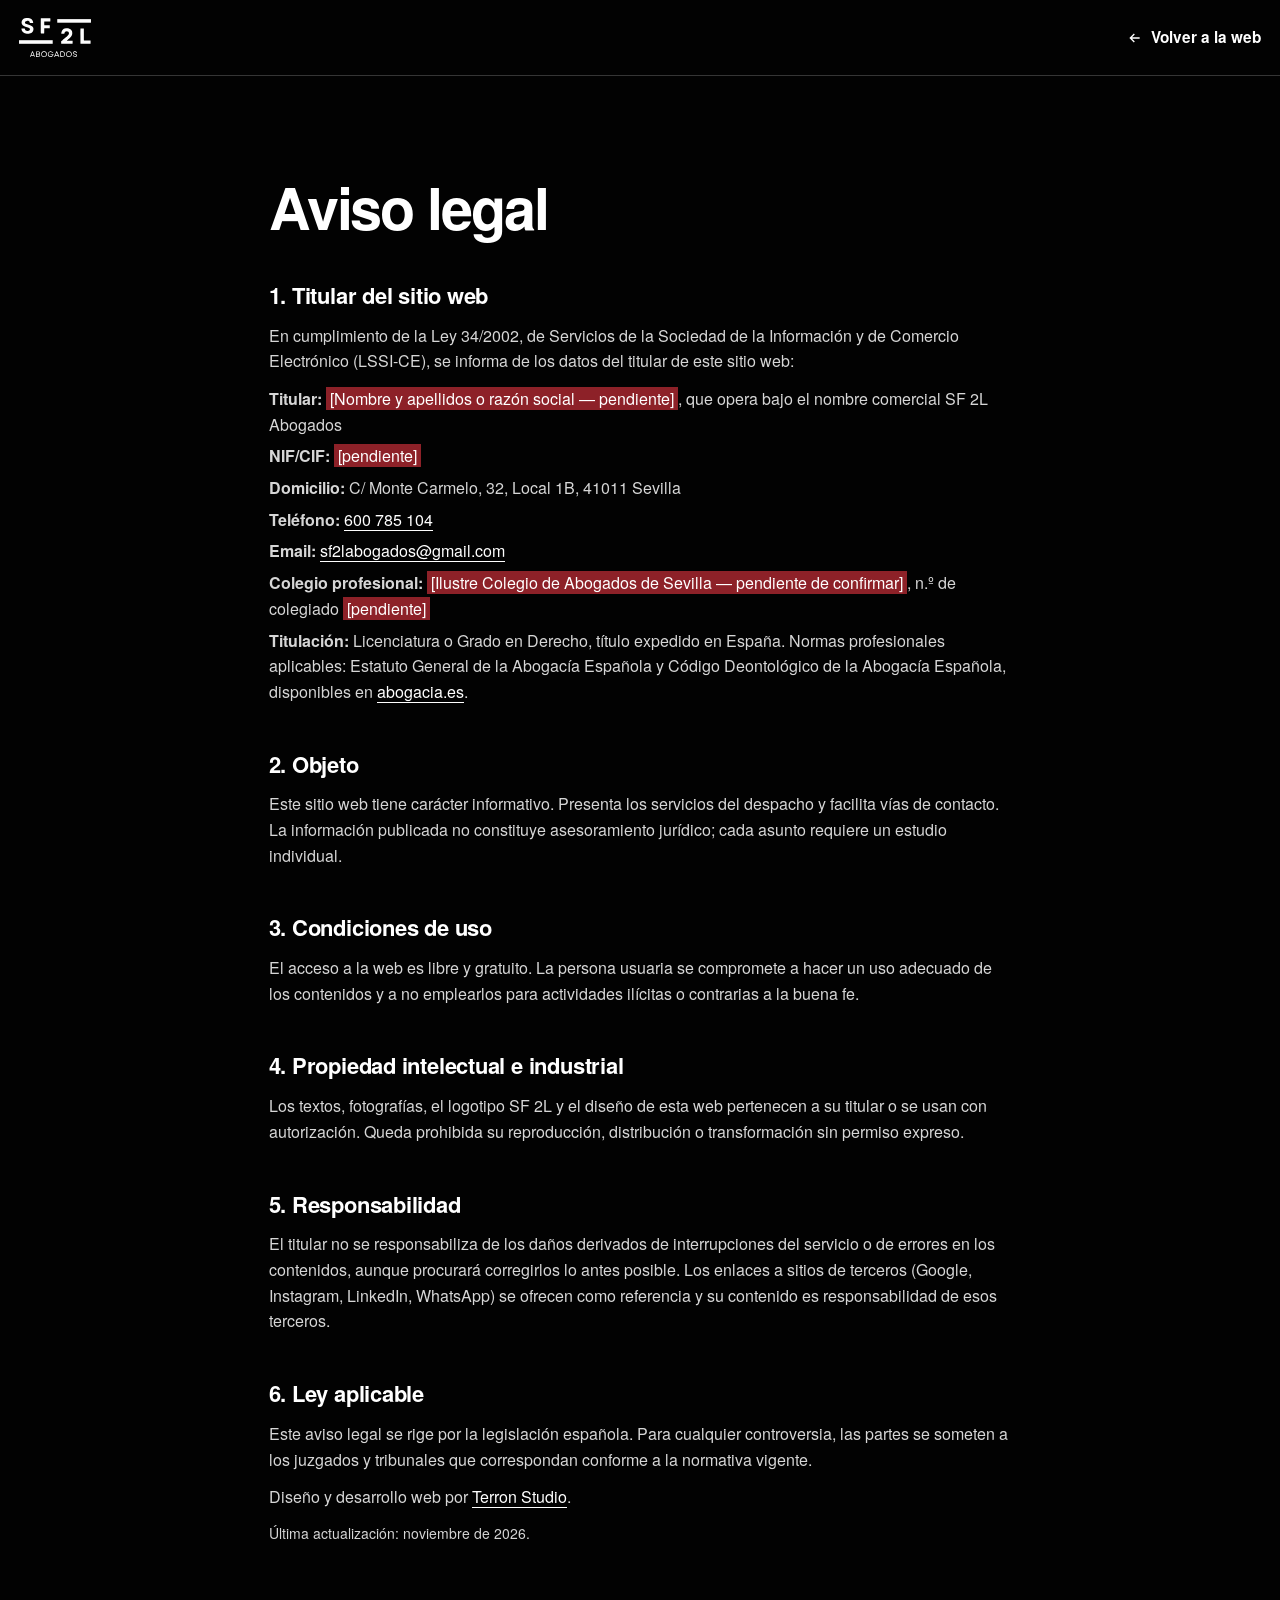
<file: aviso-legal.html>
<!doctype html>
<html lang="es">
<head>
<meta charset="utf-8">
<meta name="viewport" content="width=device-width, initial-scale=1">
<title>Aviso legal · SF 2L Abogados</title>
<meta name="robots" content="noindex">
<link rel="icon" href="favicon.ico" sizes="any">
<link rel="stylesheet" href="style.css?v=32">
<script>document.documentElement.classList.add('js','intro-seen','pt-in')</script>
</head>
<body class="legal">
<div class="pt" aria-hidden="true"><span class="grain"></span></div>
<header class="legal__hdr wrap">
  <a href="index.html" class="legal__logo" aria-label="SF 2L Abogados, inicio"><img src="assets/logo-sf2l-abogados.svg" alt="SF 2L Abogados" width="84" height="46"></a>
  <a href="index.html" class="link-arrow link-arrow--back"><svg viewBox="0 0 24 24" aria-hidden="true"><path d="M19 12H5M11 6l-6 6 6 6"/></svg><span class="roll">Volver a la web</span></a>
</header>
<main class="legal__main wrap">
  <h1>Aviso legal</h1>

  <h2>1. Titular del sitio web</h2>
  <p>En cumplimiento de la Ley 34/2002, de Servicios de la Sociedad de la Información y de Comercio Electrónico (LSSI-CE), se informa de los datos del titular de este sitio web:</p>
  <ul>
    <li><strong>Titular:</strong> <mark>[Nombre y apellidos o razón social — pendiente]</mark>, que opera bajo el nombre comercial SF 2L Abogados</li>
    <li><strong>NIF/CIF:</strong> <mark>[pendiente]</mark></li>
    <li><strong>Domicilio:</strong> C/ Monte Carmelo, 32, Local 1B, 41011 Sevilla</li>
    <li><strong>Teléfono:</strong> <a href="tel:+34600785104">600 785 104</a></li>
    <li><strong>Email:</strong> <a href="mailto:sf2labogados@gmail.com">sf2labogados@gmail.com</a></li>
    <li><strong>Colegio profesional:</strong> <mark>[Ilustre Colegio de Abogados de Sevilla — pendiente de confirmar]</mark>, n.º de colegiado <mark>[pendiente]</mark></li>
    <li><strong>Titulación:</strong> Licenciatura o Grado en Derecho, título expedido en España. Normas profesionales aplicables: Estatuto General de la Abogacía Española y Código Deontológico de la Abogacía Española, disponibles en <a href="https://www.abogacia.es" target="_blank" rel="noopener">abogacia.es</a>.</li>
  </ul>

  <h2>2. Objeto</h2>
  <p>Este sitio web tiene carácter informativo. Presenta los servicios del despacho y facilita vías de contacto. La información publicada no constituye asesoramiento jurídico; cada asunto requiere un estudio individual.</p>

  <h2>3. Condiciones de uso</h2>
  <p>El acceso a la web es libre y gratuito. La persona usuaria se compromete a hacer un uso adecuado de los contenidos y a no emplearlos para actividades ilícitas o contrarias a la buena fe.</p>

  <h2>4. Propiedad intelectual e industrial</h2>
  <p>Los textos, fotografías, el logotipo SF 2L y el diseño de esta web pertenecen a su titular o se usan con autorización. Queda prohibida su reproducción, distribución o transformación sin permiso expreso.</p>

  <h2>5. Responsabilidad</h2>
  <p>El titular no se responsabiliza de los daños derivados de interrupciones del servicio o de errores en los contenidos, aunque procurará corregirlos lo antes posible. Los enlaces a sitios de terceros (Google, Instagram, LinkedIn, WhatsApp) se ofrecen como referencia y su contenido es responsabilidad de esos terceros.</p>

  <h2>6. Ley aplicable</h2>
  <p>Este aviso legal se rige por la legislación española. Para cualquier controversia, las partes se someten a los juzgados y tribunales que correspondan conforme a la normativa vigente.</p>

  <p>Diseño y desarrollo web por <a href="https://terron-studio.com" target="_blank" rel="noopener">Terron Studio</a>.</p>

  <p class="legal__upd">Última actualización: noviembre de 2026.</p>
</main>
<script src="assets/vendor/lenis-1.1.13.min.js" defer></script>
<script src="assets/pages.js?v=21" defer></script>
</body>
</html>
</file>
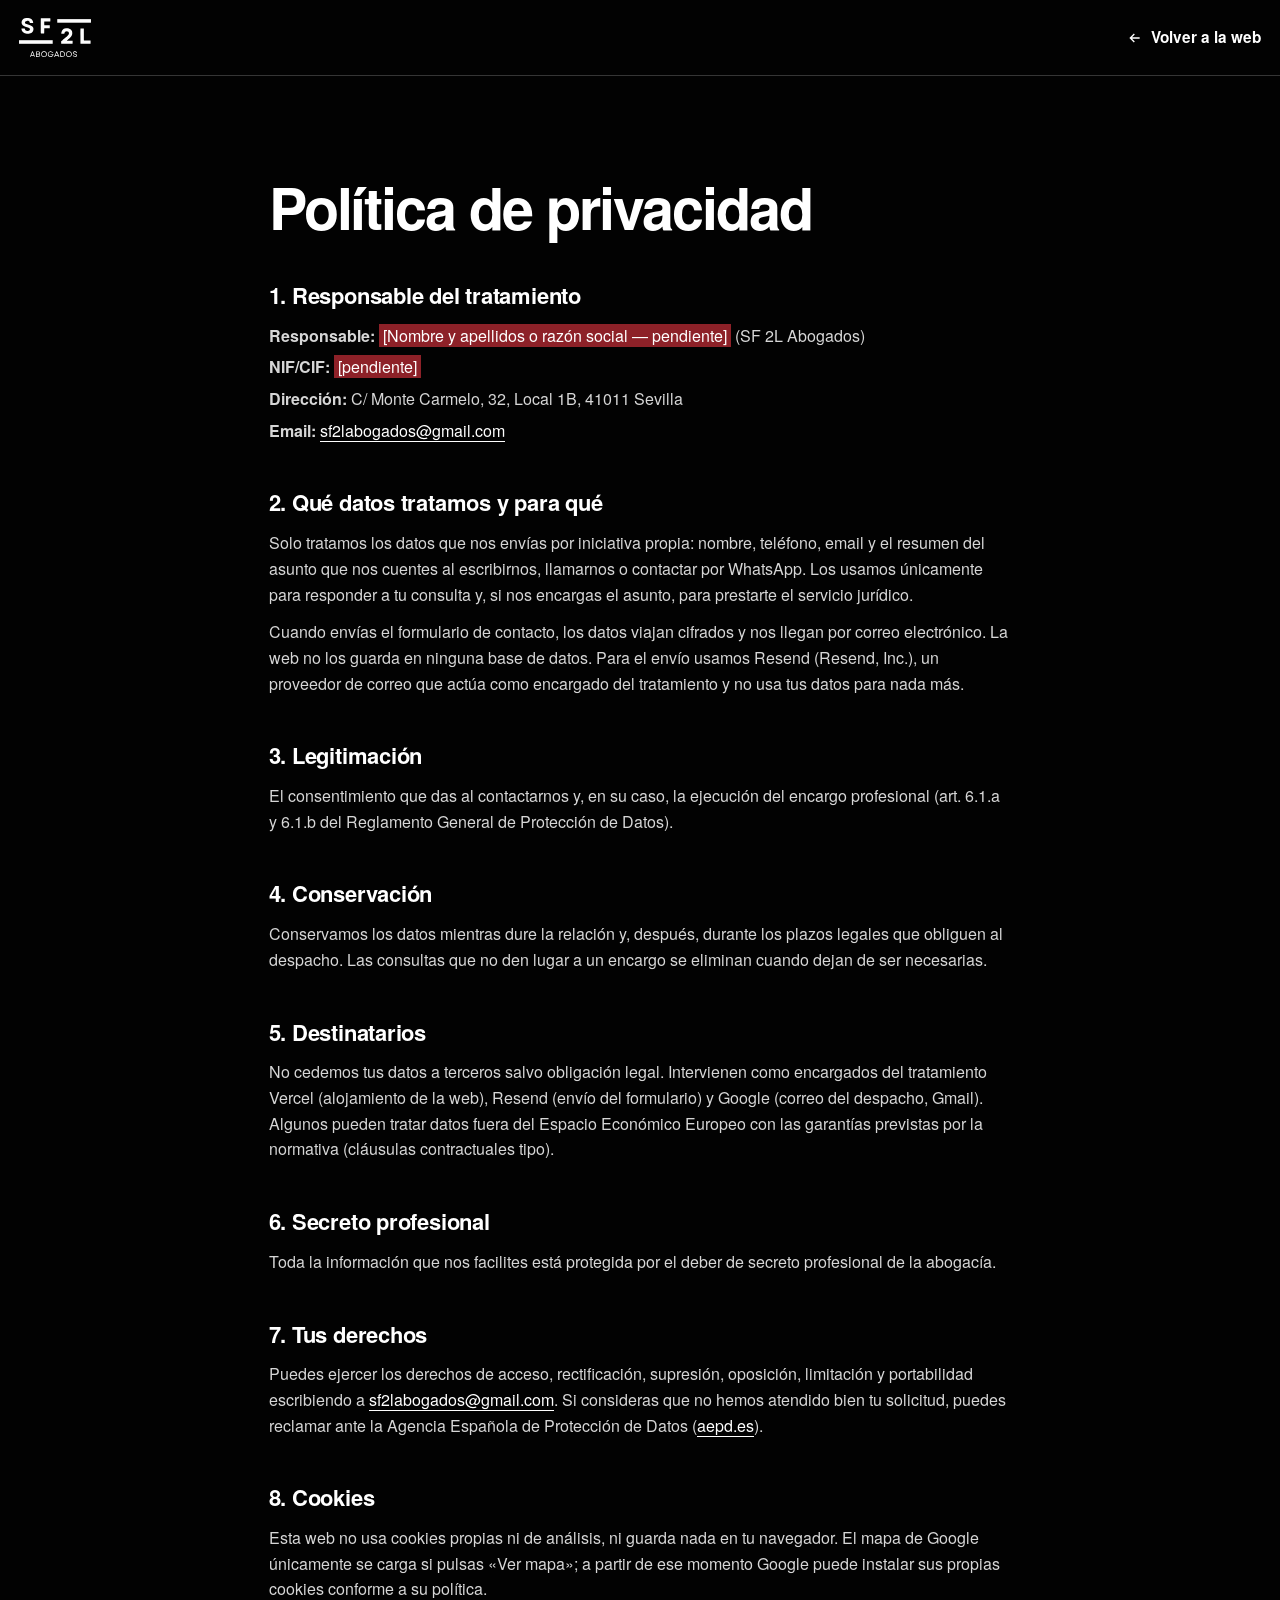
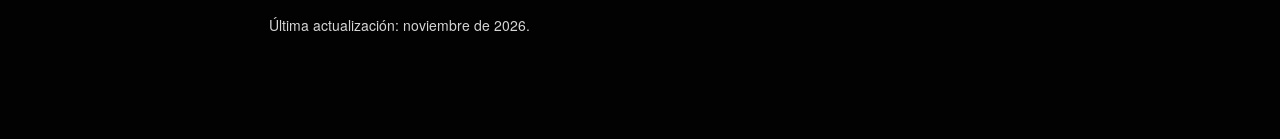
<file: privacidad.html>
<!doctype html>
<html lang="es">
<head>
<meta charset="utf-8">
<meta name="viewport" content="width=device-width, initial-scale=1">
<title>Política de privacidad · SF 2L Abogados</title>
<meta name="robots" content="noindex">
<link rel="icon" href="favicon.ico" sizes="any">
<link rel="stylesheet" href="style.css?v=32">
<script>document.documentElement.classList.add('js','intro-seen','pt-in')</script>
</head>
<body class="legal">
<div class="pt" aria-hidden="true"><span class="grain"></span></div>
<header class="legal__hdr wrap">
  <a href="index.html" class="legal__logo" aria-label="SF 2L Abogados, inicio"><img src="assets/logo-sf2l-abogados.svg" alt="SF 2L Abogados" width="84" height="46"></a>
  <a href="index.html" class="link-arrow link-arrow--back"><svg viewBox="0 0 24 24" aria-hidden="true"><path d="M19 12H5M11 6l-6 6 6 6"/></svg><span class="roll">Volver a la web</span></a>
</header>
<main class="legal__main wrap">
  <h1>Política de privacidad</h1>

  <h2>1. Responsable del tratamiento</h2>
  <ul>
    <li><strong>Responsable:</strong> <mark>[Nombre y apellidos o razón social — pendiente]</mark> (SF 2L Abogados)</li>
    <li><strong>NIF/CIF:</strong> <mark>[pendiente]</mark></li>
    <li><strong>Dirección:</strong> C/ Monte Carmelo, 32, Local 1B, 41011 Sevilla</li>
    <li><strong>Email:</strong> <a href="mailto:sf2labogados@gmail.com">sf2labogados@gmail.com</a></li>
  </ul>

  <h2>2. Qué datos tratamos y para qué</h2>
  <p>Solo tratamos los datos que nos envías por iniciativa propia: nombre, teléfono, email y el resumen del asunto que nos cuentes al escribirnos, llamarnos o contactar por WhatsApp. Los usamos únicamente para responder a tu consulta y, si nos encargas el asunto, para prestarte el servicio jurídico.</p>
  <p>Cuando envías el formulario de contacto, los datos viajan cifrados y nos llegan por correo electrónico. La web no los guarda en ninguna base de datos. Para el envío usamos Resend (Resend, Inc.), un proveedor de correo que actúa como encargado del tratamiento y no usa tus datos para nada más.</p>

  <h2>3. Legitimación</h2>
  <p>El consentimiento que das al contactarnos y, en su caso, la ejecución del encargo profesional (art. 6.1.a y 6.1.b del Reglamento General de Protección de Datos).</p>

  <h2>4. Conservación</h2>
  <p>Conservamos los datos mientras dure la relación y, después, durante los plazos legales que obliguen al despacho. Las consultas que no den lugar a un encargo se eliminan cuando dejan de ser necesarias.</p>

  <h2>5. Destinatarios</h2>
  <p>No cedemos tus datos a terceros salvo obligación legal. Intervienen como encargados del tratamiento Vercel (alojamiento de la web), Resend (envío del formulario) y Google (correo del despacho, Gmail). Algunos pueden tratar datos fuera del Espacio Económico Europeo con las garantías previstas por la normativa (cláusulas contractuales tipo).</p>

  <h2>6. Secreto profesional</h2>
  <p>Toda la información que nos facilites está protegida por el deber de secreto profesional de la abogacía.</p>

  <h2>7. Tus derechos</h2>
  <p>Puedes ejercer los derechos de acceso, rectificación, supresión, oposición, limitación y portabilidad escribiendo a <a href="mailto:sf2labogados@gmail.com">sf2labogados@gmail.com</a>. Si consideras que no hemos atendido bien tu solicitud, puedes reclamar ante la Agencia Española de Protección de Datos (<a href="https://www.aepd.es" target="_blank" rel="noopener">aepd.es</a>).</p>

  <h2>8. Cookies</h2>
  <p>Esta web no usa cookies propias ni de análisis, ni guarda nada en tu navegador. El mapa de Google únicamente se carga si pulsas «Ver mapa»; a partir de ese momento Google puede instalar sus propias cookies conforme a su política.</p>

  <p class="legal__upd">Última actualización: noviembre de 2026.</p>
</main>
<script src="assets/vendor/lenis-1.1.13.min.js" defer></script>
<script src="assets/pages.js?v=21" defer></script>
</body>
</html>
</file>
<file: style.css>
@font-face{font-family:"Heros";src:url(assets/fonts/heros-regular.woff2) format("woff2");font-weight:400;font-style:normal;font-display:swap}
@font-face{font-family:"Heros";src:url(assets/fonts/heros-bold.woff2) format("woff2");font-weight:700;font-style:normal;font-display:swap}

:root{
  --ink:#020202;
  --paper:#fff;
  --dim:#2a2a2a;
  --mute:#8d8d8d;
  --line:rgba(255,255,255,.2);
  --wine:#5e1219;
  --wine-d:#2a070b;
  --wine-l:#8d2128;
  --blush:#e2b3a3;
  --err:#ffc9b8;
  --gut:clamp(16px,1.45vw,28px);
  --hdr-h:76px;
  --ease:cubic-bezier(.33,0,.18,1);
  --ease-o:cubic-bezier(.16,1,.3,1);
  --ease-io:cubic-bezier(.65,0,.15,1);
  --fs-body:clamp(15px,.55vw + 9px,18px);
  --fs-label:clamp(15px,.5vw + 9px,19px);
  --fs-s3:clamp(26px,2.3vw,46px);
  --fs-big:clamp(36px,4.5vw,88px);
  --fs-h3:clamp(22px,2.2vw,42px);
  --wine-grad:
    radial-gradient(60% 75% at 92% 8%,rgba(226,179,163,.55),transparent 62%),
    radial-gradient(70% 90% at 0% 100%,rgba(20,3,5,.85),transparent 70%),
    radial-gradient(55% 60% at 30% 25%,rgba(141,33,40,.9),transparent 70%),
    linear-gradient(135deg,#7a1a21 0%,#4f0f15 48%,#2a070b 100%);
}

*,*::before,*::after{box-sizing:border-box}
html{-webkit-text-size-adjust:100%;text-size-adjust:100%;scroll-behavior:smooth}
html.lenis,html.lenis body{height:auto}
.lenis.lenis-smooth{scroll-behavior:auto!important}
.lenis.lenis-stopped{overflow:hidden}
body{margin:0;background:var(--ink);color:var(--paper);font-family:"Heros","Helvetica Neue",Helvetica,Arial,sans-serif;font-size:var(--fs-body);line-height:1.4;-webkit-font-smoothing:antialiased;-moz-osx-font-smoothing:grayscale;overflow-x:clip}
img{display:block;max-width:100%}
a{color:inherit;text-decoration:none}
button{font:inherit;color:inherit;background:none;border:0;padding:0;cursor:pointer}
h1,h2,h3,p,figure,blockquote,ol,ul,dl,dd{margin:0;padding:0}
ol,ul{list-style:none}
::selection{background:var(--wine-l);color:#fff}
:focus-visible{outline:2px solid var(--blush);outline-offset:3px}
.defs{position:absolute;width:0;height:0;overflow:hidden}
.nw{white-space:nowrap}
.sr{position:absolute!important;width:1px;height:1px;overflow:hidden;clip:rect(0 0 0 0);white-space:nowrap}
.skip{position:fixed;left:var(--gut);top:-80px;z-index:200;background:#fff;color:var(--ink);padding:10px 14px;font-weight:700}
.skip:focus{top:12px}
.wrap{padding-inline:var(--gut)}

/* grain */
.grain{position:absolute;inset:-60%;pointer-events:none;opacity:.16;mix-blend-mode:overlay;
  background-image:url("data:image/svg+xml,%3Csvg xmlns='http://www.w3.org/2000/svg' width='220' height='220'%3E%3Cfilter id='n'%3E%3CfeTurbulence type='fractalNoise' baseFrequency='.9' numOctaves='3' stitchTiles='stitch'/%3E%3C/filter%3E%3Crect width='100%25' height='100%25' filter='url(%23n)'/%3E%3C/svg%3E");
  animation:grain 1.2s steps(6) infinite}
@keyframes grain{0%{transform:translate(0,0)}20%{transform:translate(-4%,3%)}40%{transform:translate(3%,-5%)}60%{transform:translate(-2%,4%)}80%{transform:translate(5%,1%)}100%{transform:translate(0,0)}}

/* ---------- roll text ---------- */
.roll{display:inline-flex;overflow:hidden;vertical-align:top;position:relative}
.roll__in{display:block;position:relative;transition:transform .6s var(--ease)}
.roll__in::after{content:attr(data-t);position:absolute;left:0;top:110%;white-space:nowrap}
.roll:hover .roll__in,a:hover>.roll .roll__in,button:hover>.roll .roll__in,.btn:focus-visible .roll__in{transform:translateY(-110%)}

/* ---------- reveal primitives ---------- */
.js [data-reveal]{opacity:0;transform:translateY(32px);transition:opacity 1s var(--ease-o),transform 1.2s var(--ease-o);transition-delay:calc(var(--d,0) * 1ms)}
.js [data-reveal].is-in{opacity:1;transform:none}
[data-split] .w{display:inline-block;overflow:hidden;vertical-align:top;padding-bottom:.12em;margin-bottom:-.12em}
[data-split] .w>span{display:inline-block}
.js [data-split] .w>span{transform:translateY(108%);transition:transform 1.15s var(--ease-o);transition-delay:calc(var(--wi) * 32ms + var(--d,0) * 1ms)}
.js [data-split].is-in .w>span{transform:none}

/* fill text */
.fill .fw{display:inline-block;white-space:nowrap}
.js .fill .ch,.js [data-fill="lines"]>*{color:var(--dim);transition:color .35s linear}
.js .fill .ch.on,.js [data-fill="lines"]>.on{color:var(--paper)}
.big{font-size:var(--fs-big);font-weight:700;line-height:1.02;letter-spacing:-.035em}
.centered{text-align:center;max-width:15.5em;margin-inline:auto}

.label{font-size:var(--fs-label);text-align:center;margin-bottom:clamp(26px,3vw,56px)}
.label--left{text-align:left}

/* ---------- cards (white with crosshair lines) ---------- */
.card{position:relative;background:var(--paper);color:var(--ink);overflow:hidden}
.ln{position:absolute;background:currentColor;pointer-events:none}
.ln--h{left:7%;right:7%;top:7.5%;height:1px;transform-origin:0 50%}
.ln--v{left:50%;top:0;width:1px;height:17%;transform-origin:50% 0}
.js [data-lines] .ln--h,.js [data-img] .ln--h{transform:scaleX(0);transition:transform 1.4s var(--ease-o) .15s}
.js [data-lines] .ln--v{transform:scaleY(0);transition:transform 1s var(--ease-o) .55s}
.js [data-lines].is-in .ln{transform:none}

/* ---------- loader ---------- */
.loader{display:none}
.js .loader{display:block;position:fixed;inset:0;z-index:120;pointer-events:none}
.js.intro-seen .loader,.js.intro-done .loader{display:none}
.loader__bg{position:absolute;inset:0;background:var(--wine-grad);overflow:hidden;clip-path:inset(0 0 0 0)}
.loader__glyphs{position:absolute;inset:0}
.lg{position:absolute;fill:#fff;overflow:visible;opacity:0}
.lg{--lh:40vh}
.lg--S{height:var(--lh);width:calc(var(--lh) * .744);left:4vw;top:7vh}
.lg--F{height:var(--lh);width:calc(var(--lh) * .624);left:30vw;bottom:7vh}
.lg--2{height:var(--lh);width:calc(var(--lh) * .741);right:24vw;top:12vh}
.lg--L{height:var(--lh);width:calc(var(--lh) * .664);right:4vw;bottom:7vh}
.lg--bt,.lg--bb{height:2.6vh;width:22vw}
.lg--bt{right:4vw;top:5vh}
.lg--bb{left:4vw;bottom:22vh}
.loader__meta{position:absolute;z-index:3;left:var(--gut);right:var(--gut);bottom:var(--gut);display:grid;grid-template-columns:1fr auto 1fr;font-size:14px;color:#fff;opacity:.9}
.loader__meta>span:last-child{text-align:right}
.loader__count b{font-weight:700;font-variant-numeric:tabular-nums}
.js:not(.intro-done):not(.intro-seen) .hero__mark{opacity:0}
.js:not(.intro-done):not(.intro-seen) body{overflow:hidden}

/* ---------- cursor ---------- */
.cursor{position:fixed;left:0;top:0;z-index:110;width:110px;height:110px;margin:-55px 0 0 -55px;border-radius:50%;background:#fff;color:var(--ink);display:flex;align-items:center;justify-content:center;gap:4px;font-size:14px;font-weight:700;pointer-events:none;transform:translate3d(var(--cx,-200px),var(--cy,-200px),0) scale(0);transition:transform .45s var(--ease-o);will-change:transform}
.cursor.is-on{transform:translate3d(var(--cx),var(--cy),0) scale(1)}
.cursor svg{width:14px;height:14px;fill:none;stroke:currentColor;stroke-width:2}
@media (hover:none),(pointer:coarse){.cursor{display:none}}

/* ---------- header ---------- */
.hdr{position:fixed;top:0;left:0;right:0;z-index:60;color:#fff;transition:transform .7s var(--ease),background-color .5s}
.hdr.is-hidden{transform:translateY(-101%)}
.hdr.is-scrolled{background:var(--ink)}
.hdr__in{height:var(--hdr-h);display:flex;align-items:center;padding-inline:var(--gut);position:relative}
.hdr__logo{display:block;width:clamp(62px,4.6vw,84px);fill:#fff}
.hdr__logo svg{display:block;width:100%;height:auto}
.hdr__nav{position:absolute;left:50%;top:50%;transform:translate(-50%,-50%);display:flex;gap:clamp(18px,1.9vw,34px);font-size:var(--fs-label)}
.hdr__tel{margin-left:auto;font-size:var(--fs-label);font-weight:700}
.hdr__line{position:absolute;left:0;right:0;bottom:0;height:1px;background:var(--line);transform:scaleX(0);transform-origin:0 50%;transition:transform 1.2s var(--ease)}
.hdr.is-scrolled .hdr__line{transform:none}
/* header entrance (once, at start) */
.js .hdr__logo,.js .hdr__nav a,.js .hdr__tel,.js .burger{transition:transform 1.1s var(--ease-o),opacity .8s var(--ease-o)}
.js .hdr:not(.is-in) .hdr__logo,.js .hdr:not(.is-in) .hdr__nav a,.js .hdr:not(.is-in) .hdr__tel,.js .hdr:not(.is-in) .burger{transform:translateY(-140%);opacity:0}
.js .hdr.is-in .hdr__nav a:nth-child(1){transition-delay:.08s}.js .hdr.is-in .hdr__nav a:nth-child(2){transition-delay:.14s}.js .hdr.is-in .hdr__nav a:nth-child(3){transition-delay:.2s}.js .hdr.is-in .hdr__nav a:nth-child(4){transition-delay:.26s}.js .hdr.is-in .hdr__nav a:nth-child(5){transition-delay:.32s}
.js .hdr.is-in .hdr__tel,.js .hdr.is-in .burger{transition-delay:.4s}
.burger{display:none;width:44px;height:44px;margin-left:12px;position:relative}
.burger span{position:absolute;left:10px;right:10px;height:2px;background:#fff;transition:transform .5s var(--ease)}
.burger span:first-child{top:17px}.burger span:last-child{top:25px}
.menu-open .burger span:first-child{transform:translateY(4px) rotate(45deg)}
.menu-open .burger span:last-child{transform:translateY(-4px) rotate(-45deg)}

.menu{position:fixed;inset:0;z-index:55;background:var(--ink);display:flex;flex-direction:column;justify-content:space-between;padding:calc(var(--hdr-h) + 6vh) var(--gut) calc(var(--gut) + env(safe-area-inset-bottom));visibility:hidden;clip-path:inset(0 0 100% 0);transition:clip-path .8s var(--ease-io),visibility 0s .8s}
.menu-open .menu{visibility:visible;clip-path:inset(0 0 0 0);transition:clip-path .8s var(--ease-io)}
.menu__nav a{display:flex;align-items:baseline;gap:14px;font-size:clamp(38px,11vw,64px);font-weight:700;letter-spacing:-.035em;line-height:1.08;border-bottom:1px solid var(--line);padding:6px 0;overflow:hidden}
.menu__nav i{font-style:normal;font-size:14px;font-weight:400;letter-spacing:0;width:24px;color:var(--mute)}
.menu__nav span{display:inline-block;transform:translateY(105%);transition:transform .9s var(--ease-o)}
.menu-open .menu__nav span{transform:none}
.menu-open .menu__nav a:nth-child(2) span{transition-delay:.06s}.menu-open .menu__nav a:nth-child(3) span{transition-delay:.12s}.menu-open .menu__nav a:nth-child(4) span{transition-delay:.18s}.menu-open .menu__nav a:nth-child(5) span{transition-delay:.24s}
.menu__foot{display:flex;gap:22px;font-size:16px;font-weight:700}

/* ---------- hero ---------- */
.hero{position:relative;height:250vh;
  --p:0;
  --t0:50svh;--r0:var(--gut);--b0:2.2vw;--l0:calc(59vw - var(--gut));
  --t1:var(--hdr-h);--r1:var(--gut);--b1:var(--gut);--l1:var(--gut)}
.hero__stage{position:sticky;top:0;height:100vh;height:100svh;overflow:hidden}
.hero__copy{position:absolute;z-index:2;top:calc(var(--hdr-h) + 4vh);right:var(--gut);width:41vw;opacity:calc(1 - var(--p) * 2.4);transform:translateY(calc(var(--p) * -10vh))}
.hero__kicker{font-size:var(--fs-label);margin-bottom:18px;color:#cfcfcf}
.hero__title{font-size:var(--fs-s3);font-weight:700;line-height:1.08;letter-spacing:-.022em}
.hero__mark{position:absolute;z-index:1;left:var(--gut);bottom:2.2vw;width:52vw;height:auto;fill:#fff;overflow:visible;transform:translateY(calc(var(--p) * -8vh))}
/* hero logo: entrance, scroll break-apart and mouse parallax */
.hero__mark{--mx:0;--my:0}
.hero__mark use{transform-box:fill-box;transition:translate 1.4s var(--ease-o),opacity .9s var(--ease-o)}
.js .hero__mark:not(.is-in) use{translate:0 75%;opacity:0}
.hero__mark.no-anim use{transition:none}
.hero__mark use:nth-child(2){transition-delay:.07s}.hero__mark use:nth-child(3){transition-delay:.14s}.hero__mark use:nth-child(4){transition-delay:.21s}.hero__mark use:nth-child(5){transition-delay:.28s}.hero__mark use:nth-child(6){transition-delay:.35s}
.hero__mark use[data-g="S"]{transform:translate(calc(var(--mx) * -26px),calc(var(--p) * -38% + var(--my) * -18px))}
.hero__mark use[data-g="F"]{transform:translate(calc(var(--mx) * 16px),calc(var(--p) * -12% + var(--my) * 12px))}
.hero__mark use[data-g="2"]{transform:translate(calc(var(--mx) * -34px),calc(var(--p) * -58% + var(--my) * -24px))}
.hero__mark use[data-g="L"]{transform:translate(calc(var(--mx) * 28px),calc(var(--p) * -24% + var(--my) * 16px))}
.hero__mark use[data-g="barTop"]{transform-origin:100% 50%;transform:translate(calc(var(--mx) * 20px),calc(var(--p) * -160% + var(--my) * -10px)) scaleX(calc(1 - var(--p) * .45))}
.hero__mark use[data-g="barBot"]{transform-origin:0 50%;transform:translate(calc(var(--mx) * -20px),calc(var(--p) * 120% + var(--my) * 10px)) scaleX(calc(1 - var(--p) * .45))}

.reel{position:absolute;inset:0;z-index:3;clip-path:inset(100% 0 0 0);will-change:clip-path}
.reel-from,.reel-to{position:absolute;visibility:hidden;pointer-events:none}
.reel-from{top:var(--t0);right:var(--r0);bottom:var(--b0);left:var(--l0)}
.reel-to{top:var(--t1);right:var(--r1);bottom:var(--b1);left:var(--l1)}
.reel__slides{background:#111}
.reel__slide{transform-origin:50% 50%;will-change:transform}
.reel__slides,.reel__slide{position:absolute;inset:0}
.reel__slide{opacity:0;transition:opacity 1.4s var(--ease)}
.reel__slide.is-on{opacity:1}
.reel__slide img{width:100%;height:100%;object-fit:cover;object-position:var(--pos,50% 50%);transform:scale(calc(1.12 - var(--p) * .12))}
.reel__slide figcaption{position:absolute;left:calc(var(--gut) * 2.2);bottom:calc(var(--gut) * 2.2);color:#fff;opacity:0;transform:translateY(20px);transition:opacity .8s var(--ease-o),transform 1s var(--ease-o);text-shadow:0 2px 30px rgba(0,0,0,.35)}
.reel__slide figcaption{z-index:1}
.reel__slide.shade::after{content:"";position:absolute;inset:0;background:linear-gradient(to top,rgba(0,0,0,.6),rgba(0,0,0,.15) 45%,transparent 65%);opacity:var(--p,0);pointer-events:none}
@media (min-width:761px){.reel__slide.cap-r figcaption{left:auto;right:calc(var(--gut) * 2.2);text-align:right}}
.reel.is-full .reel__slide.is-on figcaption{opacity:1;transform:none;transition-delay:.25s}
.reel__slide figcaption strong{display:block;font-size:clamp(34px,4.6vw,88px);line-height:.95;letter-spacing:-.035em;text-transform:uppercase}
.reel__slide figcaption span{display:block;margin-top:10px;font-size:var(--fs-label);text-transform:uppercase;letter-spacing:.04em}
.reel::after{content:"";position:absolute;inset:0;background:linear-gradient(to top,rgba(0,0,0,.55),transparent 45%);opacity:calc(var(--p) * 1);pointer-events:none}
.reel__dots{position:absolute;z-index:2;right:calc(var(--gut) * 2.2);bottom:calc(var(--gut) * 2.2);display:flex;gap:8px}
.reel__dots i{display:block;width:34px;height:2px;background:rgba(255,255,255,.35);position:relative;overflow:hidden}
.reel__dots i.is-on::after{content:"";position:absolute;inset:0;background:#fff;transform-origin:0 50%;animation:dot 5s linear forwards}
@keyframes dot{from{transform:scaleX(0)}to{transform:none}}

/* ---------- sections ---------- */
.sec{position:relative;padding-block:clamp(110px,13vw,230px)}

/* about */
.about__grid{display:grid;grid-template-columns:repeat(3,1fr);column-gap:var(--gut);row-gap:clamp(40px,6vw,110px);margin-top:clamp(70px,9vw,170px);align-items:start}
.stat{aspect-ratio:1/1.02;display:flex;flex-direction:column;justify-content:flex-end;padding:0 7% 6%}
.stat__num{position:absolute;left:0;right:0;top:50%;transform:translateY(-54%);text-align:center;font-weight:700;font-size:clamp(90px,10.5vw,210px);line-height:.8;letter-spacing:-.06em;font-variant-numeric:tabular-nums}
.stat__cap{border-top:1px solid var(--ink);padding-top:12px;font-size:var(--fs-label);line-height:1.2}
.about__c2{grid-column:3}
.about__txt{grid-column:1/span 2;grid-row:2;align-self:center;max-width:30em;font-size:clamp(18px,1.35vw,26px);line-height:1.35;color:#d8d8d8}
.about__txt p+p{margin-top:1em}
.about__txt strong{color:#fff}
.about__c4{grid-column:3;grid-row:2}

.cta-card{display:flex;flex-direction:column;justify-content:space-between;aspect-ratio:1/1.02;padding:16% 7% 6%;color:#fff;background:var(--wine);isolation:isolate}
.cta-card__bg{position:absolute;inset:0;z-index:-1;background:var(--wine-grad);overflow:hidden;transition:transform 1.2s var(--ease)}
.cta-card:hover .cta-card__bg{transform:scale(1.15) rotate(-3deg)}
.cta-card__t{display:block;font-size:clamp(34px,3.6vw,70px);font-weight:700;line-height:.98;letter-spacing:-.035em;text-align:center;margin-top:12%}
.cta-card__t svg{display:inline-block;width:.62em;height:.62em;fill:none;stroke:currentColor;stroke-width:2.2;vertical-align:-.02em;transition:transform .7s var(--ease)}
.cta-card:hover .cta-card__t svg{transform:rotate(45deg)}
.cta-card__s{display:block;border-top:1px solid rgba(255,255,255,.6);padding-top:12px;font-size:var(--fs-label)}
.js .cta-card{transform:perspective(1400px) rotateX(-62deg);transform-origin:50% 0;opacity:0;transition:transform 1.6s var(--ease-o),opacity .6s}
.js .cta-card.is-in{transform:perspective(1400px) rotateX(0);opacity:1}

.wide-img{margin-top:clamp(90px,12vw,220px)}
.wide-img__frame{position:relative;overflow:hidden;aspect-ratio:16/8}
.wide-img__frame img{position:absolute;left:0;top:-9%;width:100%;height:118%;object-fit:cover;object-position:var(--pos,50% 50%);filter:grayscale(1) contrast(1.06);transition:scale 1.4s var(--ease),filter 1s var(--ease)}
.wide-img__frame:hover img{scale:1.04;filter:grayscale(.6) contrast(1.06)}
.wide-img__frame::after{content:"";position:absolute;inset:0;background:linear-gradient(90deg,rgba(0,0,0,.62),rgba(0,0,0,.15) 55%,transparent);pointer-events:none}
.wide-img__cta{position:absolute;z-index:1;inset:0;padding:clamp(20px,3vw,60px);display:flex;flex-direction:column;justify-content:flex-end;align-items:flex-start;gap:14px;color:#fff}
.wide-img__cta .link-arrow svg{transition:transform .6s var(--ease)}
.wide-img__cta:hover .link-arrow svg{transform:rotate(45deg)}
.wide-img__k{font-size:var(--fs-label);color:#e6e6e6}
.wide-img__t{font-size:clamp(30px,4.2vw,84px);font-weight:700;line-height:.98;letter-spacing:-.04em}
.js [data-img] .wide-img__frame{clip-path:inset(12% 6% 12% 6%);transition:clip-path 1.8s var(--ease-o)}
.js [data-img].is-in .wide-img__frame{clip-path:inset(0 0 0 0)}
.wide-img figcaption{display:flex;justify-content:space-between;margin-top:14px;font-size:14px;color:var(--mute)}

/* areas */
.areas{padding-bottom:0}
.areas__head{display:grid;grid-template-columns:repeat(12,1fr);column-gap:var(--gut)}
.areas__head .fill{grid-column:2/span 8;max-width:12em}
.areas__hint{grid-column:8/span 4;margin-top:clamp(40px,5vw,90px);max-width:24em;color:#cfcfcf}
.cube-pin{position:relative;height:380vh;margin-top:clamp(40px,6vw,100px)}
.cube-stage{position:sticky;top:0;height:100vh;height:100svh;display:flex;align-items:center;justify-content:center;perspective:2400px;overflow:hidden}
.cube-row{display:flex;transform-style:preserve-3d}
.cube{--s:min(31vw,70svh);--rx:0deg;width:var(--s);height:var(--s);position:relative;transform-style:preserve-3d;transform:translateZ(calc(var(--s) / -2)) rotateX(var(--rx))}
.face{position:absolute;inset:0;backface-visibility:hidden;-webkit-backface-visibility:hidden;transform:rotateX(calc(var(--i) * -90deg)) translateZ(calc(var(--s) / 2))}
.cube--img .face{background:#111;overflow:hidden;transform:rotateX(calc(var(--i) * 90deg)) translateZ(calc(var(--s) / 2))}
.cube--img img{width:100%;height:100%;object-fit:cover;object-position:var(--pos,50% 50%);transform:scale(var(--zoom,1));transform-origin:var(--origin,50% 50%);filter:grayscale(1) contrast(1.08)}
.face--blank{background:var(--paper)}
.area{display:flex;flex-direction:column;align-items:center;text-align:center;padding:0 7% 6%}
.area__n{margin-top:8%;font-size:calc(var(--s) * .29);font-weight:700;line-height:.82;letter-spacing:-.06em}
.area__t{margin-top:5%;font-size:calc(var(--s) * .072);line-height:1;letter-spacing:-.03em;text-transform:uppercase}
.area__d{margin-top:3%;font-size:calc(var(--s) * .032);color:#555;max-width:22em}
.area__rows{margin-top:auto;width:100%;font-size:calc(var(--s) * .027);line-height:1.2;position:relative}
.area__rows{border-top:1px solid var(--ink)}
.area__rows div{display:grid;grid-template-columns:1fr 1fr;align-items:center;border-bottom:1px solid var(--ink)}
.area__rows dt,.area__rows dd{padding:7px 12px;align-self:stretch;display:flex;align-items:center}
.area__rows dt{justify-content:flex-end;text-align:right;border-right:1px solid var(--ink)}
.area__rows dd{text-align:left}
.cube-prog{position:absolute;left:50%;bottom:clamp(20px,4vh,44px);transform:translateX(-50%);display:flex;align-items:center;gap:14px;font-size:14px;font-variant-numeric:tabular-nums}
.cube-prog i{display:block;width:120px;height:1px;background:var(--line);position:relative}
.cube-prog b{position:absolute;inset:0;background:#fff;transform-origin:0 50%;transform:scaleX(var(--cp,0))}

/* gallery */
.gallery{padding-bottom:0}
.gallery__head{display:flex;flex-direction:column;align-items:center}
.gallery__title{font-size:var(--fs-big);font-weight:700;line-height:1.02;letter-spacing:-.035em;text-align:center}
.hpin{position:relative;height:300vh}
.hpin__stage{position:sticky;top:0;height:100vh;height:100svh;overflow:hidden;display:flex;align-items:center}
.htrack{display:flex;gap:clamp(14px,2vw,40px);padding-inline:var(--gut) 30vw;will-change:transform}
.hitem{flex:0 0 auto;width:clamp(250px,26vw,500px)}
.hitem:nth-child(even){margin-top:12vh}
.hitem__img{overflow:hidden;aspect-ratio:4/5;background:#111}
.hitem__img img{width:100%;height:100%;object-fit:cover;object-position:var(--pos,50% 50%);transform:scale(1.04);transition:transform 1.2s var(--ease)}
.hitem:hover .hitem__img img{transform:scale(1.09)}
.hitem figcaption{display:flex;gap:14px;align-items:baseline;margin-top:14px;padding-top:12px;border-top:1px solid var(--line);font-size:var(--fs-label);font-weight:700}
.hitem figcaption i{font-style:normal;font-weight:400;font-size:14px;color:var(--mute)}

/* team */
.team__intro{display:grid;grid-template-columns:1fr 1fr;column-gap:var(--gut);align-items:start;margin-top:clamp(20px,3vw,50px)}
.team__lead{font-size:clamp(28px,3vw,58px);font-weight:700;line-height:1.05;letter-spacing:-.03em;max-width:10em}
.team__lead em{font-style:normal;text-transform:uppercase}
.team__words{font-size:var(--fs-big);font-weight:700;line-height:1.04;letter-spacing:-.035em}
.team__words li:first-child{font-size:.45em;letter-spacing:-.02em;margin-bottom:.4em}
.team__people{display:grid;grid-template-columns:1fr 1fr;column-gap:var(--gut);margin-top:clamp(90px,11vw,200px);border-top:1px solid var(--line)}
.person{padding-top:clamp(30px,3vw,56px);display:flex;flex-direction:column;gap:clamp(24px,2.4vw,44px)}
.person+.person{border-left:1px solid var(--line);padding-left:var(--gut)}
.person__mark{display:block;align-self:flex-start;height:min(23vw,300px);width:auto;max-width:100%;fill:#fff;overflow:visible}
.person__bar{transition:transform 1s var(--ease)}
.person:hover .person__bar{transform:translateX(-4%)}
.person:last-child:hover .person__bar{transform:translateX(4%)}
.person__info h3{font-size:var(--fs-h3);line-height:1.05;letter-spacing:-.025em}
.person__info p{margin-top:8px;font-size:var(--fs-label);color:var(--mute)}
.team__note{margin-top:clamp(60px,6vw,110px);text-align:center;font-size:var(--fs-label);color:#cfcfcf}
.team__note strong{color:#fff}

/* method */
.steps{margin-top:clamp(70px,9vw,160px);border-bottom:1px solid var(--line)}
.step{position:relative;display:grid;grid-template-columns:1fr 5fr 5fr;column-gap:var(--gut);align-items:center;padding:clamp(22px,2.4vw,44px) var(--gut);margin-inline:calc(var(--gut) * -1);isolation:isolate;transition:color .5s var(--ease)}
.step::before{content:"";position:absolute;inset:0;z-index:-1;background:var(--paper);transform:scaleY(0);transform-origin:50% 100%;transition:transform .6s var(--ease)}
.step::after{content:"";position:absolute;left:var(--gut);right:var(--gut);top:0;height:1px;background:var(--line);transform:scaleX(var(--lx,1));transform-origin:0 50%}
.js .step::after{--lx:0;transition:transform 1.4s var(--ease-o)}
.js .step.is-in::after{--lx:1}
.step.is-active{color:var(--ink)}
.step.is-active::before{transform:none;transform-origin:50% 0}
.steps.is-up .step::before{transform-origin:50% 0}
.steps.is-up .step.is-active::before{transform-origin:50% 100%}
.step.is-active .step__d,.step.is-active .step__n{color:var(--ink)}
.step__n{font-size:14px;color:var(--mute);transition:color .5s}
.step__t{font-size:clamp(28px,3.2vw,62px);line-height:1;letter-spacing:-.035em;padding-bottom:.06em}
.step__d{color:#cfcfcf;max-width:28em;line-height:1.35;transition:color .5s}

/* reviews */
.reviews__head{display:grid;grid-template-columns:1fr 2fr;column-gap:var(--gut);align-items:end}
.reviews__score{display:flex;flex-direction:column;align-items:flex-start;gap:clamp(18px,1.6vw,30px)}
.reviews__score>span:first-child{display:block;font-size:clamp(90px,11vw,220px);font-weight:700;letter-spacing:-.06em;line-height:.9;padding-bottom:.06em}
.stars{display:inline-flex;gap:4px;font-size:0;letter-spacing:0}
.stars i{display:block;width:18px;height:18px;background:currentColor;-webkit-mask:url("data:image/svg+xml,%3Csvg xmlns='http://www.w3.org/2000/svg' viewBox='0 0 24 24'%3E%3Cpath d='m12 2 2.9 6.6 7.1.6-5.4 4.7 1.6 7.1L12 17.3 5.8 21l1.6-7.1L2 9.2l7.1-.6z'/%3E%3C/svg%3E") center/contain no-repeat;mask:url("data:image/svg+xml,%3Csvg xmlns='http://www.w3.org/2000/svg' viewBox='0 0 24 24'%3E%3Cpath d='m12 2 2.9 6.6 7.1.6-5.4 4.7 1.6 7.1L12 17.3 5.8 21l1.6-7.1L2 9.2l7.1-.6z'/%3E%3C/svg%3E") center/contain no-repeat}
.reviews__score .stars i{width:clamp(18px,1.6vw,28px);height:clamp(18px,1.6vw,28px)}
.stack{margin-top:clamp(70px,8vw,150px);display:flex;flex-direction:column;align-items:center}
.quote{position:sticky;top:calc(var(--hdr-h) + 5vh + var(--k) * 26px);width:min(100%,1040px);min-height:min(62vh,560px);padding:clamp(40px,4.5vw,84px) clamp(22px,5vw,90px) clamp(26px,3vw,50px);display:flex;flex-direction:column;gap:clamp(20px,2vw,34px);margin-bottom:18vh;box-shadow:0 -20px 60px rgba(0,0,0,.35)}
.quote:last-child{margin-bottom:0}
.quote{transform-origin:50% 0}
.quote::after{content:"";position:absolute;inset:0;background:#000;opacity:var(--shade,0);pointer-events:none}
.quote .stars{color:var(--wine-l);justify-content:center}
.quote blockquote{font-size:clamp(24px,2.6vw,50px);font-weight:700;line-height:1.1;letter-spacing:-.028em;text-align:center}
.quote figcaption{margin-top:auto;border-top:1px solid var(--ink);padding-top:12px;display:flex;justify-content:space-between;font-size:var(--fs-label);font-weight:700}
.quote figcaption span{font-weight:400;color:#666}
.reviews__more{margin-top:clamp(50px,5vw,90px);text-align:center}
.link-arrow{display:inline-flex;align-items:center;gap:8px;font-size:var(--fs-label);font-weight:700;border-bottom:1px solid currentColor;padding-bottom:4px}
.link-arrow svg{width:16px;height:16px;fill:none;stroke:currentColor;stroke-width:2;transition:transform .6s var(--ease)}
.link-arrow:hover svg{transform:rotate(45deg)}

/* ---------- footer ---------- */
.foot{position:relative;overflow:hidden;color:#fff;padding-top:clamp(90px,10vw,180px);isolation:isolate}
.foot__bg{position:absolute;inset:0;z-index:-1;background:var(--wine-grad);overflow:hidden}
.foot__top{display:grid;grid-template-columns:1fr 1fr;column-gap:calc(var(--gut) * 3);align-items:start}
.foot__title{font-size:clamp(46px,6.4vw,128px);font-weight:700;line-height:.95;letter-spacing:-.045em;max-width:7em}
.foot__btns{display:flex;flex-wrap:wrap;gap:12px;margin-top:clamp(30px,3vw,54px)}
.btn{display:inline-flex;align-items:center;justify-content:center;min-height:54px;padding:0 28px;border:1px solid rgba(255,255,255,.55);border-radius:999px;font-size:var(--fs-label);font-weight:700;transition:background-color .5s var(--ease),color .5s var(--ease),border-color .5s}
.btn:hover{background:#fff;color:var(--ink);border-color:#fff}
.btn--light{background:#fff;color:var(--ink);border-color:#fff}
.btn--light:hover{background:var(--ink);color:#fff;border-color:var(--ink)}

.form{display:flex;flex-direction:column;gap:20px;max-width:640px;width:100%;justify-self:end}
.form__intro{color:rgba(255,255,255,.8);max-width:30em}
.form__row{display:grid;grid-template-columns:1fr 1fr;gap:20px}
.field{display:flex;flex-direction:column;gap:6px}
.field span,.chips legend{font-size:13px;color:rgba(255,255,255,.72)}
.field input,.field textarea{font:inherit;color:#fff;background:transparent;border:0;border-bottom:1px solid rgba(255,255,255,.5);padding:8px 0 10px;border-radius:0;resize:vertical;transition:border-color .4s}
.field input:focus,.field textarea:focus{outline:none;border-color:#fff}
.field.is-bad input,.field.is-bad textarea{border-color:var(--err)}
.field.is-bad>span,.check.is-bad .check__in{color:var(--err)}
.field.is-ok input,.field.is-ok textarea{border-color:rgba(255,255,255,.9)}
.field__count{font-style:normal;float:right;opacity:.6;font-variant-numeric:tabular-nums}
.field__err{display:flex;align-items:center;gap:7px;font-size:13px;line-height:1.3;color:var(--err);max-height:0;opacity:0;transform:translateY(-4px);overflow:hidden;transition:max-height .45s var(--ease),opacity .35s,transform .45s var(--ease)}
.field__err::before{content:"!";flex:0 0 auto;display:grid;place-items:center;width:15px;height:15px;border-radius:50%;background:var(--err);color:var(--wine-d);font-size:10px;font-weight:700}
.is-bad>.field__err{max-height:4em;opacity:1;transform:none;margin-top:2px}
.no-msg>.field__err{max-height:0!important;opacity:0!important;margin:0!important}
.is-shake{animation:shake .45s var(--ease)}
@keyframes shake{0%,100%{transform:none}20%{transform:translateX(-6px)}40%{transform:translateX(5px)}60%{transform:translateX(-3px)}80%{transform:translateX(2px)}}
.form__hint{font-size:13px;color:rgba(255,255,255,.6);margin-top:-10px}
.chips{border:0;margin:0;padding:0;display:flex;flex-wrap:wrap;gap:8px}
.chips legend{padding:0;margin-bottom:8px}
.chips label{position:relative}
.chips input{position:absolute;opacity:0;inset:0;cursor:pointer}
.chips span{display:inline-block;padding:9px 18px;border:1px solid rgba(255,255,255,.5);border-radius:999px;font-size:15px;transition:background-color .4s,color .4s}
.chips input:checked+span{background:#fff;color:var(--ink)}
.chips input:focus-visible+span{outline:2px solid var(--blush);outline-offset:2px}
.check{display:flex;flex-direction:column;gap:6px}
.check__in{display:flex;gap:10px;align-items:flex-start;font-size:14px;color:rgba(255,255,255,.85);cursor:pointer;transition:color .4s}
.check__in input{margin:2px 0 0;accent-color:#fff;width:16px;height:16px;flex:0 0 auto}
.check.is-bad .check__in input{outline:1px solid var(--err);outline-offset:2px}
.check a{text-decoration:underline}
.form__send{align-self:flex-start}
.form__send:disabled{cursor:default}
.form__send.is-busy{opacity:.75}
.form.is-sent .form__send{background:transparent;color:#fff;border-color:rgba(255,255,255,.55)}
.form__msg a{text-decoration:underline}
.hp{position:absolute!important;left:-9999px;width:1px;height:1px;overflow:hidden}
.form__msg{font-size:14px;min-height:1.4em;color:#fff;transition:opacity .4s}
.form__msg.is-error{color:var(--err)}
.form__msg.is-ok{display:flex;gap:8px;align-items:flex-start}
.form__msg.is-ok::before{content:"";flex:0 0 auto;width:15px;height:15px;margin-top:2px;border-radius:50%;background:#fff url("data:image/svg+xml,%3Csvg xmlns='http://www.w3.org/2000/svg' viewBox='0 0 24 24'%3E%3Cpath d='m6 12 4 4 8-8' fill='none' stroke='%235e1219' stroke-width='3'/%3E%3C/svg%3E") center/11px no-repeat}

.foot__cols{display:grid;grid-template-columns:1fr 1fr 2fr 1fr;column-gap:var(--gut);row-gap:36px;margin-top:clamp(90px,9vw,170px);font-size:15px}
.col{display:flex;flex-direction:column;align-items:flex-start;gap:10px}
.col__t{color:rgba(255,255,255,.6);margin-bottom:8px}
.u{background:linear-gradient(currentColor,currentColor) 0 100%/0 1px no-repeat;transition:background-size .6s var(--ease)}
.u:hover{background-size:100% 1px}
.map-btn{font-size:15px;border-bottom:1px solid currentColor;padding-bottom:2px;margin-top:6px}
.map{margin-top:30px;aspect-ratio:21/8;overflow:hidden;background:rgba(0,0,0,.2)}
.map iframe{width:100%;height:100%;border:0;filter:grayscale(1) contrast(1.1)}
.foot__legal{display:grid;grid-template-columns:1fr auto 1fr;grid-template-areas:"l m t";align-items:center;gap:14px 26px;margin-top:clamp(60px,6vw,110px);font-size:13px;line-height:1.4;color:rgba(255,255,255,.75)}
.foot__legal-l{grid-area:l;display:flex;flex-wrap:wrap;gap:8px 26px}
.foot__made{grid-area:m;text-align:center;white-space:nowrap}
.foot__made a{color:#fff}
.foot__made em{display:inline-block;font-style:normal;text-decoration:underline;text-underline-offset:3px;transform-origin:50% 80%;transition:transform .45s var(--ease-o)}
@media (hover:hover){.foot__made a:hover em{transform:skewX(-12deg)}}
.foot__made a:focus-visible em{transform:skewX(-12deg)}
.foot__legal a:hover{color:#fff}
.totop{grid-area:t;justify-self:end;display:inline-flex;align-items:center;gap:8px}
.totop i{display:grid;place-items:center;width:28px;height:28px;border:1px solid rgba(255,255,255,.5);border-radius:50%;transition:background-color .4s,color .4s,transform .6s var(--ease)}
.totop svg{display:block;width:13px;height:13px;fill:none;stroke:currentColor;stroke-width:2;stroke-linecap:round;stroke-linejoin:round}
.totop:hover i{background:#fff;color:var(--wine);transform:translateY(-3px)}
.foot__markwrap{overflow:hidden;padding:clamp(16px,2vw,30px) var(--gut) clamp(22px,2.6vw,50px)}
.foot__mark{display:block;width:100%;height:auto;fill:#fff;overflow:visible}
.js .foot__mark use{transform-box:fill-box;transform:translateY(60%);opacity:0;transition:transform 1.4s var(--ease-o),opacity .8s}
.js .foot__mark.is-in use{transform:none;opacity:1}
.foot__mark use:nth-child(2){transition-delay:.06s}.foot__mark use:nth-child(3){transition-delay:.12s}.foot__mark use:nth-child(4){transition-delay:.18s}.foot__mark use:nth-child(5){transition-delay:.24s}.foot__mark use:nth-child(6){transition-delay:.3s}

/* mobile bar */
.mbar{display:none}

/* ---------- responsive ---------- */
@media (max-width:1100px){
  .hdr__nav{display:none}
  .burger{display:block}
  .hdr__tel{font-size:15px}
  .hero{--l0:calc(46vw);--t0:56svh}
  .hero__copy{width:58vw}
  .about__grid{grid-template-columns:1fr 1fr}
  .about__c2{grid-column:2}
  .about__txt{grid-column:1/-1;grid-row:auto}
  .about__c4{grid-column:2;grid-row:auto}
  .areas__head .fill{grid-column:1/span 11}
  .areas__hint{grid-column:6/span 7}
  .foot__cols{grid-template-columns:1fr 1fr}
}
@media (max-width:760px){
  :root{--hdr-h:62px;--fs-big:clamp(34px,10vw,52px);--fs-s3:clamp(27px,7.6vw,38px)}
  .hero{height:200vh;
    --t0:calc(var(--hdr-h) + 44svh);--l0:var(--gut);--r0:var(--gut);--b0:calc(var(--gut) * 2 + 34vw);
    --t1:var(--hdr-h);--l1:0px;--r1:0px;--b1:0px}
  .hero__copy{left:var(--gut);right:var(--gut);width:auto;top:calc(var(--hdr-h) + 3svh)}
  .hero__kicker{margin-bottom:12px}
  .hero__mark{width:calc(100vw - var(--gut) * 2);bottom:var(--gut)}
    .reel__dots{right:var(--gut);bottom:auto;top:calc(var(--hdr-h) + var(--gut))}
  .reel__slide img{object-position:var(--pos-m,var(--pos,50% 50%))}
  .reel__slide figcaption{left:var(--gut);bottom:calc(var(--gut) + 92px)}
  .lg{--lh:24vh}
  .lg--S{left:5vw;top:7vh}
  .lg--2{right:5vw;top:22vh}
  .lg--F{left:10vw;bottom:9vh}
  .lg--L{right:6vw;bottom:9vh}
  .lg--bt,.lg--bb{width:44vw;height:1.6vh}
  .lg--bt{right:5vw;top:9vh}
  .lg--bb{left:5vw;bottom:43vh}

  .centered{max-width:none}
  /* mobile: all running text left-aligned; only card internals stay centred */
  .label,.centered,.gallery__title,.reviews__more,.team__note{text-align:left}
  .gallery__head{align-items:flex-start}
  .about__grid{grid-template-columns:1fr;row-gap:20px}
  .about__c2,.about__c4{grid-column:1}
  .about__txt{margin-block:30px}
  .stat,.cta-card{aspect-ratio:1/.9}
  .wide-img__frame{aspect-ratio:4/5}
  .areas__head{display:block}
  .areas__hint{margin-top:24px}
  .cube-pin{height:340vh}
  /* centred in the space left above the floating Llamar / WhatsApp buttons */
  .cube-stage{perspective:1600px;flex-direction:column;gap:18px;padding-bottom:calc(72px + env(safe-area-inset-bottom))}
  .cube-row{flex-direction:column}
  .cube{--s:min(78vw,calc((100svh - 150px) / 2))}

  .cube-prog{position:static;transform:none}
  .area__d{display:none}
  .area__rows{font-size:calc(var(--s) * .034)}

  .hpin{height:auto}
  .hpin__stage{position:relative;height:auto;display:block;overflow:visible;padding-top:50px}
  .htrack{overflow-x:auto;scroll-snap-type:x mandatory;padding-inline:var(--gut);scrollbar-width:none;transform:none!important;-webkit-overflow-scrolling:touch}
  .htrack::-webkit-scrollbar{display:none}
  .hitem{width:76vw;scroll-snap-align:center}
  .hitem:nth-child(even){margin-top:0}
  .gallery{padding-bottom:20px}

  .team__intro{grid-template-columns:1fr;row-gap:36px}
  .team__people{grid-template-columns:1fr}
  .person+.person{border-left:0;padding-left:0;border-top:1px solid var(--line);margin-top:40px}
  .person__mark{height:42vw}

  .step{grid-template-columns:1fr;row-gap:10px}
  .reviews__head{grid-template-columns:1fr;row-gap:40px}
  .quote{min-height:auto;margin-bottom:12vh}
  .quote figcaption{flex-direction:column;gap:4px}

  .foot__top{grid-template-columns:1fr;row-gap:60px}
  .form{justify-self:stretch}
  .form__row{grid-template-columns:1fr}
  .foot__cols{grid-template-columns:1fr 1fr}
  .col--wide{grid-column:1/-1;order:-1}
  .map{aspect-ratio:4/5}
  .foot__legal{grid-template-columns:1fr;grid-template-areas:"l" "m";white-space:nowrap}
  .foot__legal-l{flex-wrap:nowrap;gap:16px}
  .foot__made{text-align:left;padding-top:14px;border-top:1px solid rgba(255,255,255,.15)}
  .totop,.hide-m{display:none}
  .foot__legal{padding-bottom:20px}
  .foot__markwrap{padding-bottom:calc(var(--gut) + 6px)}

  .mbar{display:grid;grid-template-columns:1fr 1fr;gap:8px;position:fixed;left:0;right:0;bottom:0;z-index:50;padding:8px var(--gut) calc(8px + env(safe-area-inset-bottom));background:transparent;pointer-events:none;transform:translateY(130%);transition:transform .6s var(--ease)}
  .mbar.is-on{transform:none}
  .mbar a{display:flex;align-items:center;justify-content:center;min-height:48px;border-radius:999px;font-weight:700;border:1px solid rgba(255,255,255,.5);background:var(--ink);pointer-events:auto;box-shadow:0 8px 24px rgba(0,0,0,.35)}
  .mbar a:first-child{background:#fff;color:var(--ink);border-color:#fff}
}

@media (prefers-reduced-motion:reduce){
  html{scroll-behavior:auto}
  *,*::before,*::after{animation-duration:.001ms!important;animation-iteration-count:1!important;transition-duration:.001ms!important;transition-delay:0s!important}
  .grain{animation:none}
}

/* ---------- legal pages ---------- */
.legal{background:var(--ink)}
.legal__hdr{display:flex;align-items:center;justify-content:space-between;height:var(--hdr-h);border-bottom:1px solid var(--line)}
.legal__logo img{width:72px;height:auto;filter:invert(1)}
.legal__main{max-width:780px;margin:0 auto;padding-block:clamp(60px,8vw,120px)}
.legal__main h1{font-size:var(--fs-big);line-height:1;letter-spacing:-.035em;margin-bottom:40px}
.legal__main h2{font-size:22px;margin:44px 0 12px;letter-spacing:-.01em}
.legal__main p,.legal__main li{color:#d6d6d6;line-height:1.6}
.legal__main p+p{margin-top:12px}
.legal__main ul{display:flex;flex-direction:column;gap:6px;margin-top:12px}
.legal__main a{text-decoration:underline;color:#fff}
.legal__main mark{background:var(--wine-l);color:#fff;padding:0 4px}
.legal__upd{margin-top:50px;font-size:14px}

/* ---------- page transition curtain ---------- */
.pt{position:fixed;inset:0;z-index:300;background:var(--wine-grad);overflow:hidden;pointer-events:none;transform:translateY(100%);visibility:hidden;will-change:transform}
.pt-in .pt{transform:translateY(0);visibility:visible}
/* legal pages entrance */
.js .legal__hdr>*{opacity:0;transform:translateY(-60%);transition:opacity .8s var(--ease-o),transform 1s var(--ease-o)}
.js .legal__hdr>*:last-child{transition-delay:.1s}
.js .legal__main>*{opacity:0;transform:translateY(28px);transition:opacity .9s var(--ease-o),transform 1.1s var(--ease-o);transition-delay:calc(var(--i,0) * 55ms + .1s)}
.pt-done .legal__hdr>*,.pt-done .legal__main>*{opacity:1;transform:none}
.legal__logo{display:block;transition:opacity .4s}
.legal__logo:hover{opacity:.7}
.link-arrow--back{border-bottom:0;padding-bottom:0}
.link-arrow--back svg{transition:transform .6s var(--ease)}
.link-arrow--back:hover svg{transform:translateX(-4px)}
.legal__main a{text-decoration:none;background:linear-gradient(currentColor,currentColor) 0 100%/100% 1px no-repeat;transition:background-size .5s var(--ease)}
.legal__main a:hover{background-size:0 1px;background-position:100% 100%}
</file>
